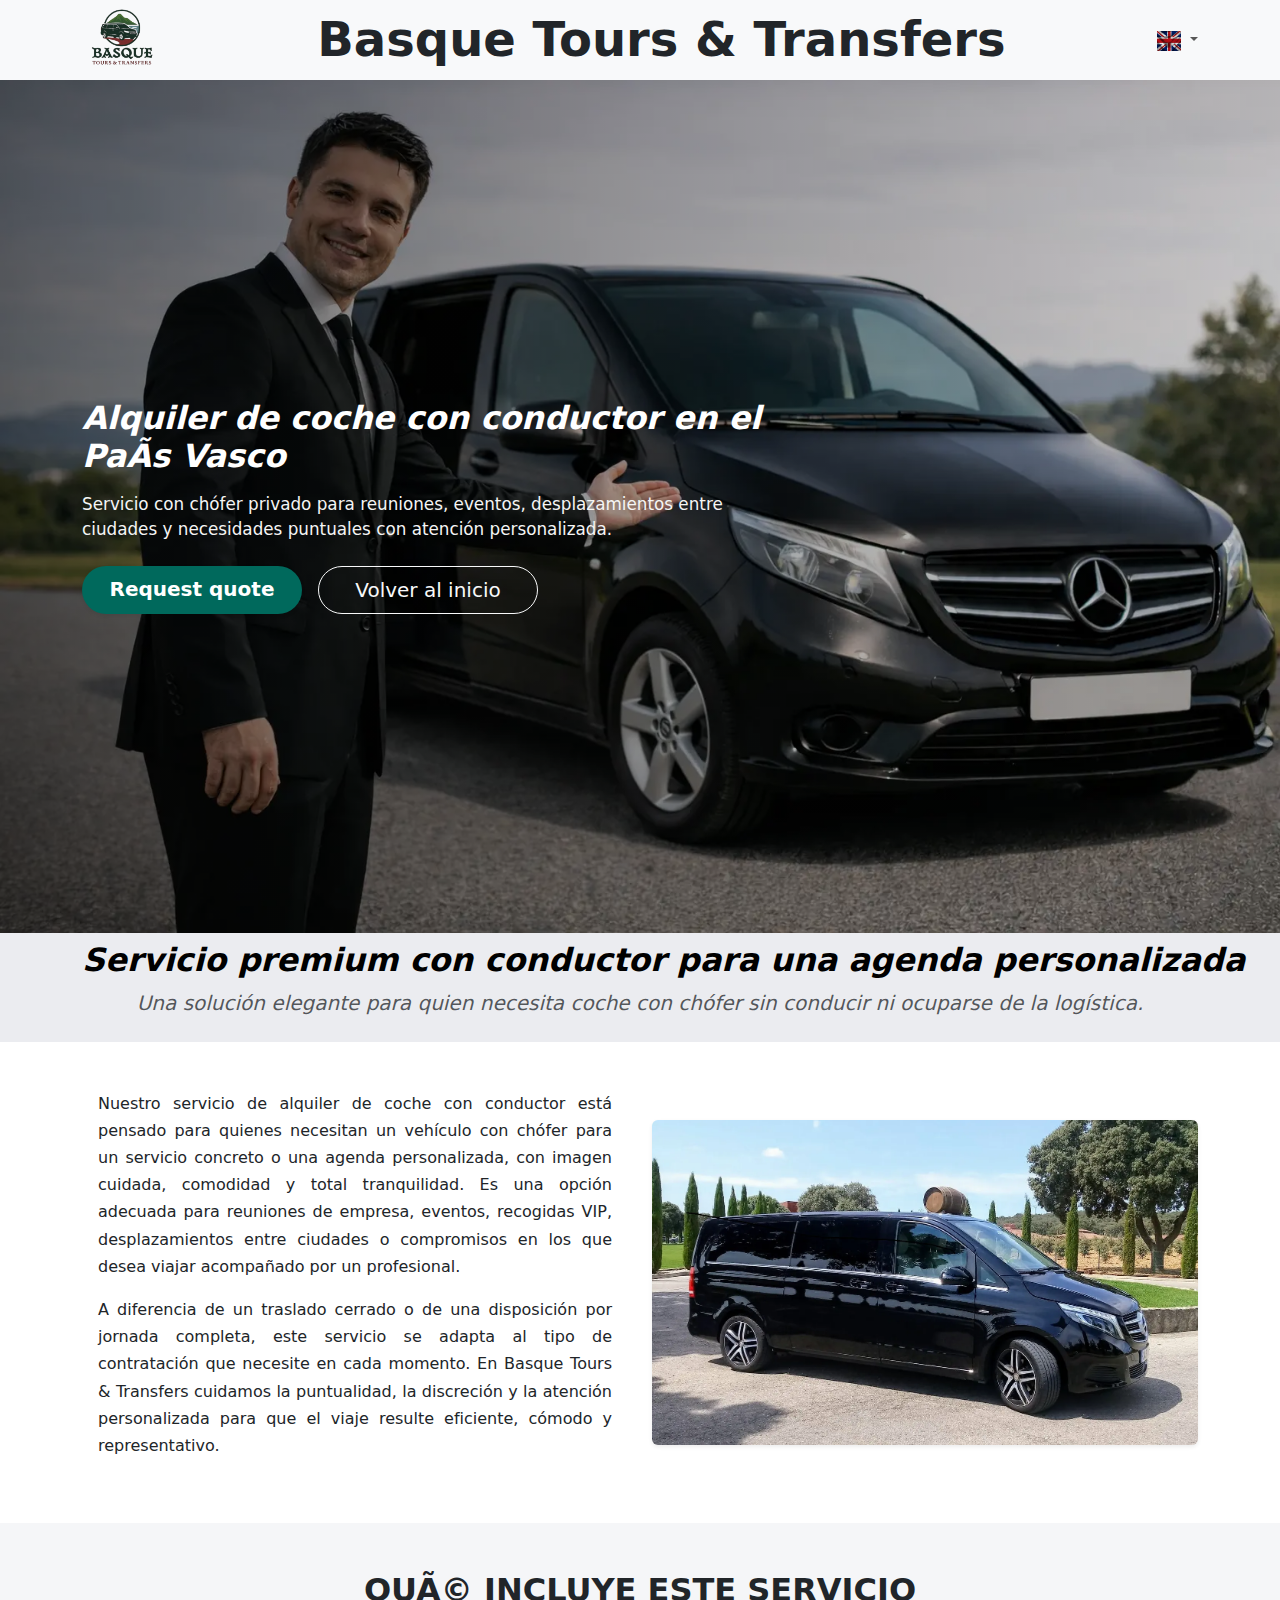
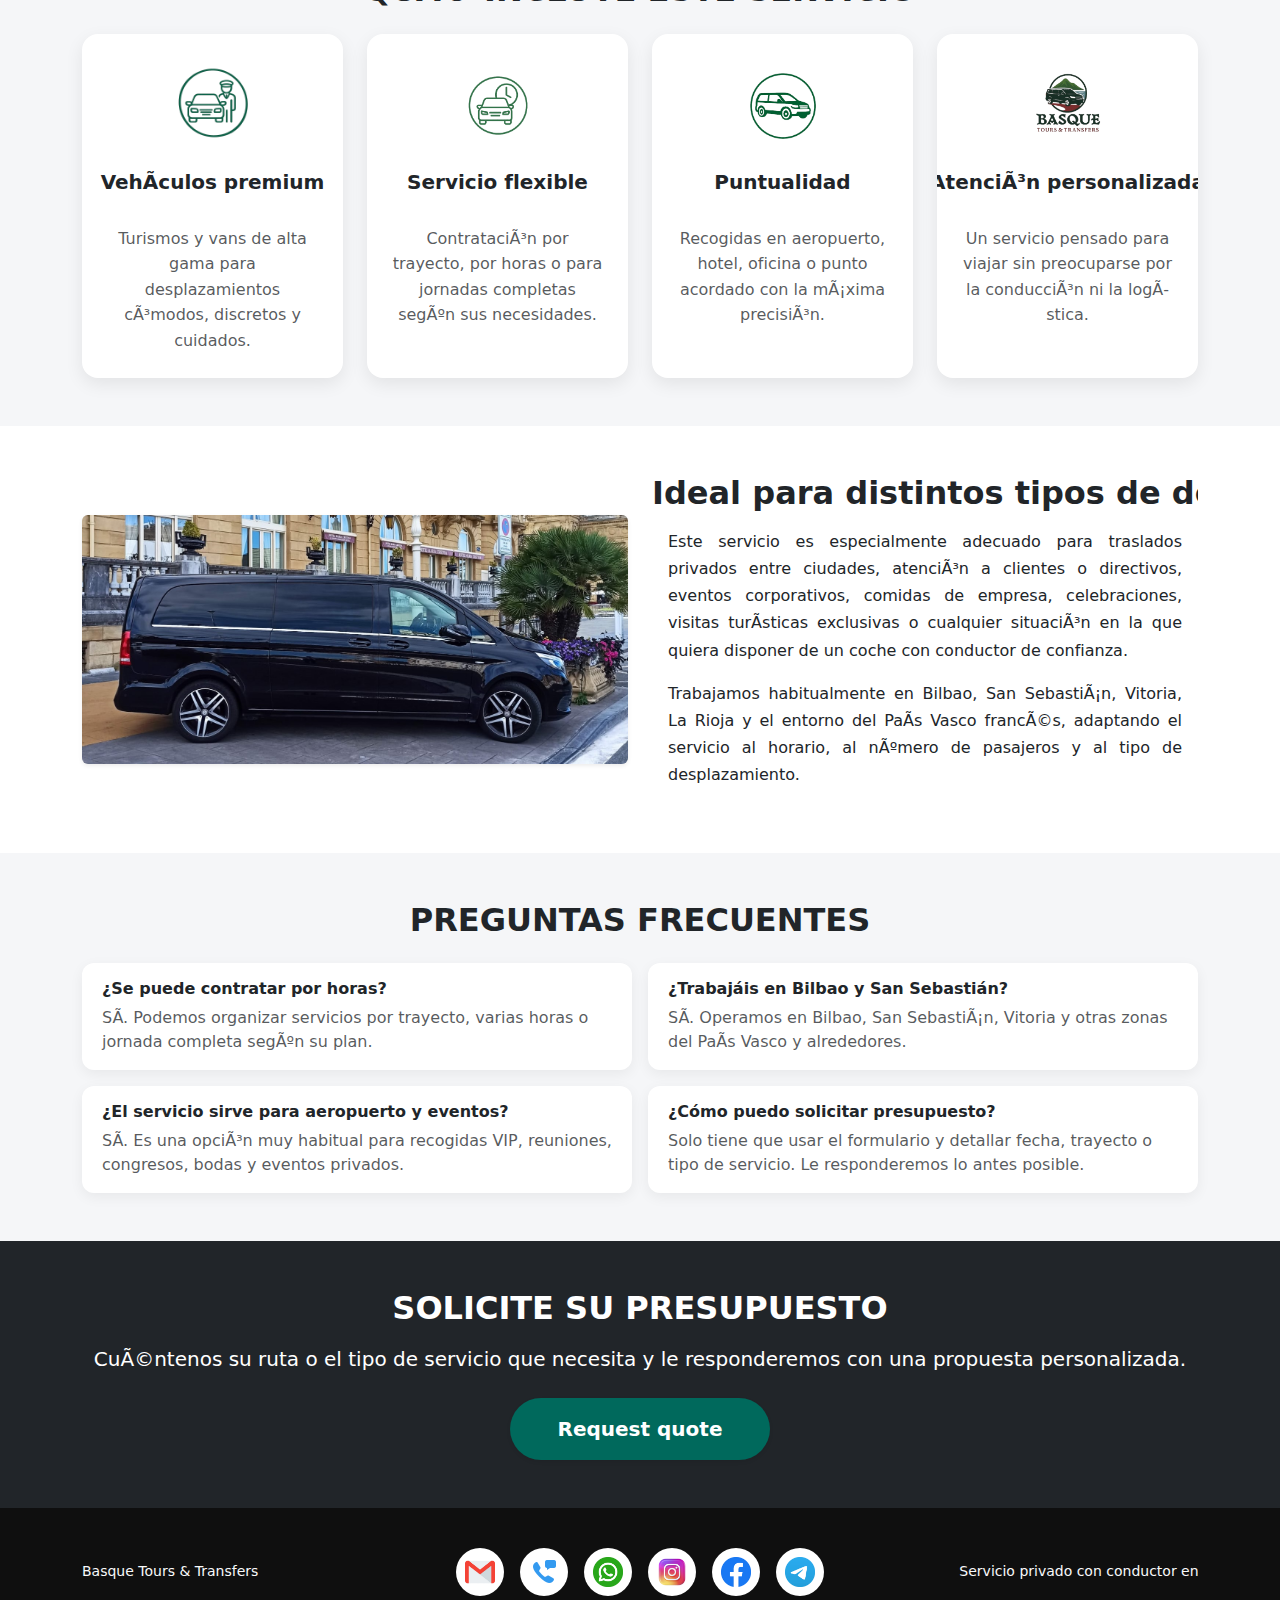
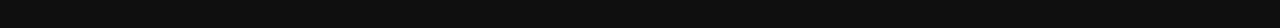
<file: docs/alquiler-coche-con-conductor.html>
﻿<!DOCTYPE html>
<html lang="es">
    <head>
        <meta charset="UTF-8" />
        <meta name="viewport" content="width=device-width, initial-scale=1" />
        <title>Alquiler de coche con conductor en PaÃ­s Vasco | Basque Tours & Transfers</title>
        <meta name="description" content="Servicio de alquiler de coche con conductor en el PaÃ­s Vasco para empresas, eventos, traslados al aeropuerto y jornadas completas con vehÃ­culos premium." />
        <link rel="canonical" href="https://basquetoursandtransfers.github.io/alquiler-coche-con-conductor.html" />
        <meta property="og:title" content="Alquiler de coche con conductor en PaÃ­s Vasco | Basque Tours & Transfers" />
        <meta property="og:description" content="VehÃ­culos premium con conductor profesional para traslados, eventos, reuniones y servicio por horas en el PaÃ­s Vasco." />
        <meta property="og:image" content="https://basquetoursandtransfers.github.io/resources/img/mercedesChofer.webp" />
        <meta property="og:url" content="https://basquetoursandtransfers.github.io/alquiler-coche-con-conductor.html" />
        <meta property="og:type" content="website" />
        <link href="https://cdn.jsdelivr.net/npm/bootstrap@5.3.2/dist/css/bootstrap.min.css" rel="stylesheet" />
        <link rel="icon" href="https://basquetoursandtransfers.github.io/resources/img/logoBTT.webp">
        <link rel="apple-touch-icon" href="https://basquetoursandtransfers.github.io/resources/img/logoBTT.webp">
        <link rel="stylesheet" href="resources/css/estilos.css" />
        <style>
            .hero-overlay {
                position: absolute;
                inset: 0;
                background: linear-gradient(90deg, rgba(0, 0, 0, 0.55), rgba(0, 0, 0, 0.2));
            }

            .hero-content {
                position: absolute;
                inset: 0;
                display: flex;
                align-items: center;
            }

            .hero-content .container {
                position: relative;
                z-index: 2;
            }

            .hero-title {
                color: #fff;
                font-size: 2rem;
                line-height: 1.2;
                max-width: 760px;
            }

            .hero-lead {
                color: #f5f5f5;
                max-width: 700px;
                font-size: 1.05rem;
            }

            .section-soft {
                background-color: #f5f6f8;
            }

            .feature-card {
                background: #fff;
                border-radius: 16px;
                box-shadow: 0 6px 18px rgba(0, 0, 0, 0.08);
                height: 100%;
                padding: 1.5rem;
                display: flex;
                flex-direction: column;
                align-items: center;
            }

            .feature-icon {
                width: 96px;
                height: 96px;
                display: flex;
                align-items: center;
                justify-content: center;
                margin: 0 auto 1rem;
            }

            .feature-icon img {
                width: 72px;
                height: 72px;
                object-fit: contain;
                display: block;
            }

            .feature-icon--wide img,
            .feature-icon--logo img {
                width: 84px;
                height: 84px;
            }

            .feature-card h3 {
                min-height: 3rem;
            }

            .feature-card p {
                margin-bottom: 0;
                line-height: 1.6;
                white-space: normal;
                overflow-wrap: anywhere;
            }

            .cta-inline a {
                min-width: 220px;
            }

            .faq-item {
                background: #fff;
                border-radius: 12px;
                padding: 1rem 1.25rem;
                box-shadow: 0 4px 14px rgba(0, 0, 0, 0.06);
            }

            @media (max-width: 576px) {
                .hero-title {
                    font-size: 1.45rem;
                }

                .hero-lead {
                    font-size: 0.95rem;
                }
            }
        </style>
        <script type="application/ld+json">
            {
            "@context": "https://schema.org",
            "@type": "Service",
            "name": "Alquiler de coche con conductor en PaÃ­s Vasco",
            "provider": {
            "@type": "LocalBusiness",
            "name": "Basque Tours & Transfers",
            "url": "https://basquetoursandtransfers.github.io/"
            },
            "areaServed": ["Bilbao", "San SebastiÃ¡n", "Vitoria", "La Rioja", "Biarritz", "PaÃ­s Vasco"],
            "serviceType": "Alquiler de coche con conductor",
            "url": "https://basquetoursandtransfers.github.io/alquiler-coche-con-conductor.html",
            "image": "https://basquetoursandtransfers.github.io/resources/img/mercedesChofer.webp",
            "description": "Servicio premium de coche con conductor para empresas, traslados privados, eventos y disposiciones por horas en el PaÃ­s Vasco."
            }
        </script>
    </head>
    <body>
        <header>
            <nav class="navbar navbar-light bg-light py-0">
                <div class="container">
                    <div class="d-flex align-items-center flex-shrink-0 me-1">
                        <a class="navbar-brand m-0" href="index.html">
                            <img src="resources/img/logoBTT.webp" alt="Logo Basque Tours & Transfers" class="img-fluid" />
                        </a>
                    </div>
                    <div class="text-center flex-grow-1">
                        <h5 class="fw-bold nav-h1 m-0" data-i18n="textoUno">Basque Tours & Transfers</h5>
                    </div>
                    <div class="d-flex align-items-center flex-shrink-0">
                        <ul class="navbar-nav">
                            <li class="nav-item dropdown">
                                <a class="nav-link dropdown-toggle" href="#" id="idiomaDropdown" role="button" data-bs-toggle="dropdown" aria-expanded="false">
                                    <img id="banderaActual" src="resources/img/banderaEsp.jpg" alt="Idioma" class="img-bandera" />
                                </a>
                                <ul class="dropdown-menu dropdown-menu-end" aria-labelledby="idiomaDropdown">
                                    <li><a class="dropdown-item lang-selector" href="#" data-lang="es"><img src="resources/img/banderaEsp.jpg" class="img-bandera" alt="EspaÃ±ol" title="EspaÃ±ol" /> EspaÃ±ol</a></li>
                                    <li><a class="dropdown-item lang-selector" href="#" data-lang="en"><img src="resources/img/banderaBrit.jpg" class="img-bandera" alt="English" title="English" /> English</a></li>
                                    <li><a class="dropdown-item lang-selector" href="#" data-lang="fr"><img src="resources/img/banderaFrancia.jpg" class="img-bandera" alt="FranÃ§ais" title="FranÃ§ais" /> FranÃ§ais</a></li>
                                    <li><a class="dropdown-item lang-selector" href="#" data-lang="ru"><img src="resources/img/banderaRusa.jpg" class="img-bandera" alt="Ð ÑƒÑÑÐºÐ¸Ð¹" title="Ð ÑƒÑÑÐºÐ¸Ð¹" /> Ð ÑƒÑÑÐºÐ¸Ð¹</a></li>
                                    <li><a class="dropdown-item lang-selector" href="#" data-lang="ja"><img src="resources/img/banderaJap.jpg" class="img-bandera" alt="æ—¥æœ¬èªž" title="æ—¥æœ¬èªž" /> æ—¥æœ¬èªž</a></li>
                                    <li><a class="dropdown-item lang-selector" href="#" data-lang="ar"><img src="resources/img/banderaArabiaSaudi.jpg" class="img-bandera" alt="Ø§Ù„Ø¹Ø±Ø¨ÙŠØ©" title="Ø§Ù„Ø¹Ø±Ø¨ÙŠØ©" /> Ø§Ù„Ø¹Ø±Ø¨ÙŠØ©</a></li>
                                    <li><a class="dropdown-item lang-selector" href="#" data-lang="zh"><img src="resources/img/banderaChina.jpg" class="img-bandera" alt="ä¸­æ–‡" title="ä¸­æ–‡" /> ä¸­æ–‡</a></li>
                                </ul>
                            </li>
                        </ul>
                    </div>
                </div>
            </nav>
        </header>

        <div class="image-wrapper position-relative">
            <img src="resources/img/mercedesChofer.webp" alt="Mercedes con conductor privado en el PaÃ­s Vasco" class="img-fluid w-100" />
            <div class="hero-overlay"></div>
            <div class="hero-content">
                <div class="container py-5">
                    <h1 class="hero-title fw-bold fst-italic" data-i18n="alquilerPaginaHeroTitulo">Alquiler de coche con conductor en el PaÃ­s Vasco</h1>
                    <p class="hero-lead mt-3 mb-4" data-i18n="alquilerPaginaHeroLead">
                        Servicio con chófer privado para reuniones, eventos, desplazamientos entre ciudades y necesidades puntuales con atención personalizada.
                    </p>
                    <div class="d-flex flex-wrap gap-3 cta-inline">
                        <a href="formulario.html" class="btn btn-success btn-lg px-4 py-2 fw-bold shadow-sm" style="background-color: #00695c; border: none; border-radius: 50px;" data-i18n="botonSolicitar">
                            Solicitar presupuesto
                        </a>
                        <a href="index.html#alquiler" class="btn btn-outline-light btn-lg px-4 py-2" style="border-radius: 50px;" data-i18n="alquilerPaginaVolverInicio">
                            Volver al inicio
                        </a>
                    </div>
                </div>
            </div>
        </div>

        <div class="text-below-image text-center text-black">
            <div class="container py-4">
                <h2 class="fw-bold fst-italic" data-i18n="alquilerPaginaIntroTitulo">Servicio premium con conductor para una agenda personalizada</h2>
                <p class="lead fst-italic text-muted" data-i18n="alquilerPaginaIntroLead">
                    Una solución elegante para quien necesita coche con chófer sin conducir ni ocuparse de la logística.
                </p>
            </div>
        </div>

        <section class="py-5 bg-white">
            <div class="container">
                <div class="row align-items-center g-4">
                    <div class="col-md-6">
                        <p class="bloque-texto-ajustado" data-i18n="alquilerPaginaTexto1">
                            Nuestro servicio de alquiler de coche con conductor está pensado para quienes necesitan un vehículo con chófer para un servicio concreto o una agenda personalizada, con imagen cuidada, comodidad y total tranquilidad. Es una opción adecuada para reuniones de empresa, eventos, recogidas VIP, desplazamientos entre ciudades o compromisos en los que desea viajar acompañado por un profesional.
                        </p>
                        <p class="bloque-texto-ajustado" data-i18n="alquilerPaginaTexto2">
                            A diferencia de un traslado cerrado o de una disposición por jornada completa, este servicio se adapta al tipo de contratación que necesite en cada momento. En Basque Tours & Transfers cuidamos la puntualidad, la discreción y la atención personalizada para que el viaje resulte eficiente, cómodo y representativo.
                        </p>
                    </div>
                    <div class="col-md-6">
                        <img src="resources/img/dispo6.webp" alt="Servicio privado de coche con conductor" class="img-fluid rounded shadow-sm" />
                    </div>
                </div>
            </div>
        </section>

        <section class="py-5 section-soft">
            <div class="container">
                <h2 class="text-uppercase text-center fw-bold mb-4" data-i18n="alquilerPaginaIncluye">QuÃ© incluye este servicio</h2>
                <div class="row g-4">
                    <div class="col-12 col-md-6 col-lg-3">
                        <div class="feature-card text-center">
                            <div class="feature-icon feature-icon--wide">
                                <img src="resources/img/iconCC_1.webp" alt="Icono coche con conductor" class="icon-servicio--cc" />
                            </div>
                            <h3 class="h5 fw-bold" data-i18n="alquilerPaginaCard1Titulo">VehÃ­culos premium</h3>
                            <p class="mb-0 text-muted" data-i18n="alquilerPaginaCard1Texto">Turismos y vans de alta gama para desplazamientos cÃ³modos, discretos y cuidados.</p>
                        </div>
                    </div>
                    <div class="col-12 col-md-6 col-lg-3">
                        <div class="feature-card text-center">
                            <div class="feature-icon">
                                <img src="resources/img/iconDispo.png" alt="Icono disposiciÃ³n" />
                            </div>
                            <h3 class="h5 fw-bold" data-i18n="alquilerPaginaCard2Titulo">Servicio flexible</h3>
                            <p class="mb-0 text-muted" data-i18n="alquilerPaginaCard2Texto">ContrataciÃ³n por trayecto, por horas o para jornadas completas segÃºn sus necesidades.</p>
                        </div>
                    </div>
                    <div class="col-12 col-md-6 col-lg-3">
                        <div class="feature-card text-center">
                            <div class="feature-icon">
                                <img src="resources/img/iconT.png" alt="Icono traslados" />
                            </div>
                            <h3 class="h5 fw-bold" data-i18n="alquilerPaginaCard3Titulo">Puntualidad</h3>
                            <p class="mb-0 text-muted" data-i18n="alquilerPaginaCard3Texto">Recogidas en aeropuerto, hotel, oficina o punto acordado con la mÃ¡xima precisiÃ³n.</p>
                        </div>
                    </div>
                    <div class="col-12 col-md-6 col-lg-3">
                        <div class="feature-card text-center">
                            <div class="feature-icon feature-icon--logo">
                                <img src="resources/img/logoBTT.webp" alt="Basque Tours & Transfers" />
                            </div>
                            <h3 class="h5 fw-bold" data-i18n="alquilerPaginaCard4Titulo">AtenciÃ³n personalizada</h3>
                            <p class="mb-0 text-muted" data-i18n="alquilerPaginaCard4Texto">Un servicio pensado para viajar sin preocuparse por la conducciÃ³n ni la logÃ­stica.</p>
                        </div>
                    </div>
                </div>
            </div>
        </section>

        <section class="py-5 bg-white">
            <div class="container">
                <div class="row align-items-center g-4">
                    <div class="col-md-6 order-2 order-md-1">
                        <img src="resources/img/coche1a.jpg" alt="VehÃ­culo de alta gama con conductor" class="img-fluid rounded shadow-sm" />
                    </div>
                    <div class="col-md-6 order-1 order-md-2">
                        <h2 class="fw-bold text-center mb-3" data-i18n="alquilerPaginaIdealTitulo">Ideal para distintos tipos de desplazamiento</h2>
                        <p class="bloque-texto-ajustado" data-i18n="alquilerPaginaIdealTexto1">
                            Este servicio es especialmente adecuado para traslados privados entre ciudades, atenciÃ³n a clientes o directivos, eventos corporativos, comidas de empresa, celebraciones, visitas turÃ­sticas exclusivas o cualquier situaciÃ³n en la que quiera disponer de un coche con conductor de confianza.
                        </p>
                        <p class="bloque-texto-ajustado" data-i18n="alquilerPaginaIdealTexto2">
                            Trabajamos habitualmente en Bilbao, San SebastiÃ¡n, Vitoria, La Rioja y el entorno del PaÃ­s Vasco francÃ©s, adaptando el servicio al horario, al nÃºmero de pasajeros y al tipo de desplazamiento.
                        </p>
                    </div>
                </div>
            </div>
        </section>

        <section class="py-5 section-soft">
            <div class="container">
                <h2 class="text-uppercase text-center fw-bold mb-4" data-i18n="alquilerPaginaFaqTitulo">Preguntas frecuentes</h2>
                <div class="row g-3">
                    <div class="col-12 col-md-6">
                        <div class="faq-item">
                            <h3 class="h6 fw-bold" data-i18n="alquilerPaginaFaq1Q">&iquest;Se puede contratar por horas?</h3>
                            <p class="mb-0 text-muted" data-i18n="alquilerPaginaFaq1A">SÃ­. Podemos organizar servicios por trayecto, varias horas o jornada completa segÃºn su plan.</p>
                        </div>
                    </div>
                    <div class="col-12 col-md-6">
                        <div class="faq-item">
                            <h3 class="h6 fw-bold" data-i18n="alquilerPaginaFaq2Q">&iquest;Trabaj&aacute;is en Bilbao y San Sebasti&aacute;n?</h3>
                            <p class="mb-0 text-muted" data-i18n="alquilerPaginaFaq2A">SÃ­. Operamos en Bilbao, San SebastiÃ¡n, Vitoria y otras zonas del PaÃ­s Vasco y alrededores.</p>
                        </div>
                    </div>
                    <div class="col-12 col-md-6">
                        <div class="faq-item">
                            <h3 class="h6 fw-bold" data-i18n="alquilerPaginaFaq3Q">&iquest;El servicio sirve para aeropuerto y eventos?</h3>
                            <p class="mb-0 text-muted" data-i18n="alquilerPaginaFaq3A">SÃ­. Es una opciÃ³n muy habitual para recogidas VIP, reuniones, congresos, bodas y eventos privados.</p>
                        </div>
                    </div>
                    <div class="col-12 col-md-6">
                        <div class="faq-item">
                            <h3 class="h6 fw-bold" data-i18n="alquilerPaginaFaq4Q">&iquest;C&oacute;mo puedo solicitar presupuesto?</h3>
                            <p class="mb-0 text-muted" data-i18n="alquilerPaginaFaq4A">Solo tiene que usar el formulario y detallar fecha, trayecto o tipo de servicio. Le responderemos lo antes posible.</p>
                        </div>
                    </div>
                </div>
            </div>
        </section>

        <section class="bg-dark text-white py-5 text-center">
            <div class="container">
                <h2 class="fw-bold text-uppercase mb-3" data-i18n="alquilerPaginaCtaTitulo">Solicite su presupuesto</h2>
                <p class="lead mb-4" data-i18n="alquilerPaginaCtaTexto">CuÃ©ntenos su ruta o el tipo de servicio que necesita y le responderemos con una propuesta personalizada.</p>
                <a href="formulario.html" class="btn btn-success btn-lg px-5 py-3 fw-bold shadow-sm" style="background-color: #00695c; border: none; border-radius: 50px;" data-i18n="botonSolicitar">
                    Solicitar presupuesto
                </a>
            </div>
        </section>

        <footer class="footer-premium py-4 mt-auto">
            <div class="container">
                <div class="d-flex flex-column flex-md-row justify-content-between align-items-center gap-3 mt-3 mb-2">
                    <p class="text-light small mb-0 text-center text-md-start flex-grow-1" data-i18n="textoUno">
                        Basque Tours & Transfers
                    </p>
                    <div class="d-flex flex-wrap justify-content-center gap-3 flex-grow-1">
                        <a href="mailto:basquetoursandtransfers@gmail.com" target="_blank" class="btn btn-sm rounded-circle p-2 bg-white" title="Correo" aria-label="Enviar email a Basque Tours & Transfers">
                            <img src="resources/img/gmail_icono.png" alt="Correo" width="30" />
                        </a>
                        <a href="tel:+34602026725" target="_blank" class="btn btn-sm rounded-circle p-2 bg-white" title="TelÃ©fono" aria-label="Llamar a Basque Tours & Transfers">
                            <img src="resources/img/telefAzul.png" alt="TelÃ©fono" width="30" />
                        </a>
                        <a href="https://wa.me/34602026725?text=Hola%2C%20me%20gustar%C3%ADa%20saber%20informaci%C3%B3n%20sobre%20alquiler%20de%20coche%20con%20conductor." target="_blank" class="btn btn-sm rounded-circle p-2 bg-white" title="WhatsApp" aria-label="Contactar por WhatsApp con Basque Tours & Transfers">
                            <img src="resources/img/whatsapp_icono.png" alt="WhatsApp" width="30" />
                        </a>
                        <a href="https://www.instagram.com/basque_tours_and_transfers/" target="_blank" class="btn btn-sm rounded-circle p-2 bg-white" title="Instagram" aria-label="Instagram Basque Tours & Transfers">
                            <img src="resources/img/instag.png" alt="Instagram" width="30" />
                        </a>
                        <a href="https://www.facebook.com/basquetoursandtransfers" target="_blank" class="btn btn-sm rounded-circle p-2 bg-white" title="Facebook" aria-label="Facebook Basque Tours & Transfers">
                            <img src="resources/img/facebook_icono.png" alt="Facebook" width="30" />
                        </a>
                        <a href="https://t.me/basquetoursandtransfers" target="_blank" class="btn btn-sm rounded-circle p-2 bg-white" title="Telegram" aria-label="Telegram Basque Tours & Transfers">
                            <img src="resources/img/telegram_icono.png" alt="Telegram" width="30" />
                        </a>
                    </div>
                    <p class="text-light small mb-0 text-center text-md-end flex-grow-1" data-i18n="alquilerPaginaFooter">
                        Servicio privado con conductor en el PaÃ­s Vasco
                    </p>
                </div>
            </div>
        </footer>

        <button id="btnScrollTop" aria-label="Volver arriba">&#8593;</button>
        <script src="https://cdn.jsdelivr.net/npm/bootstrap@5.3.2/dist/js/bootstrap.bundle.min.js"></script>
        <script src="resources/js/idioma.js"></script>
        <script src="resources/js/scrollTop.js"></script>

    </body>
</html>
</file>
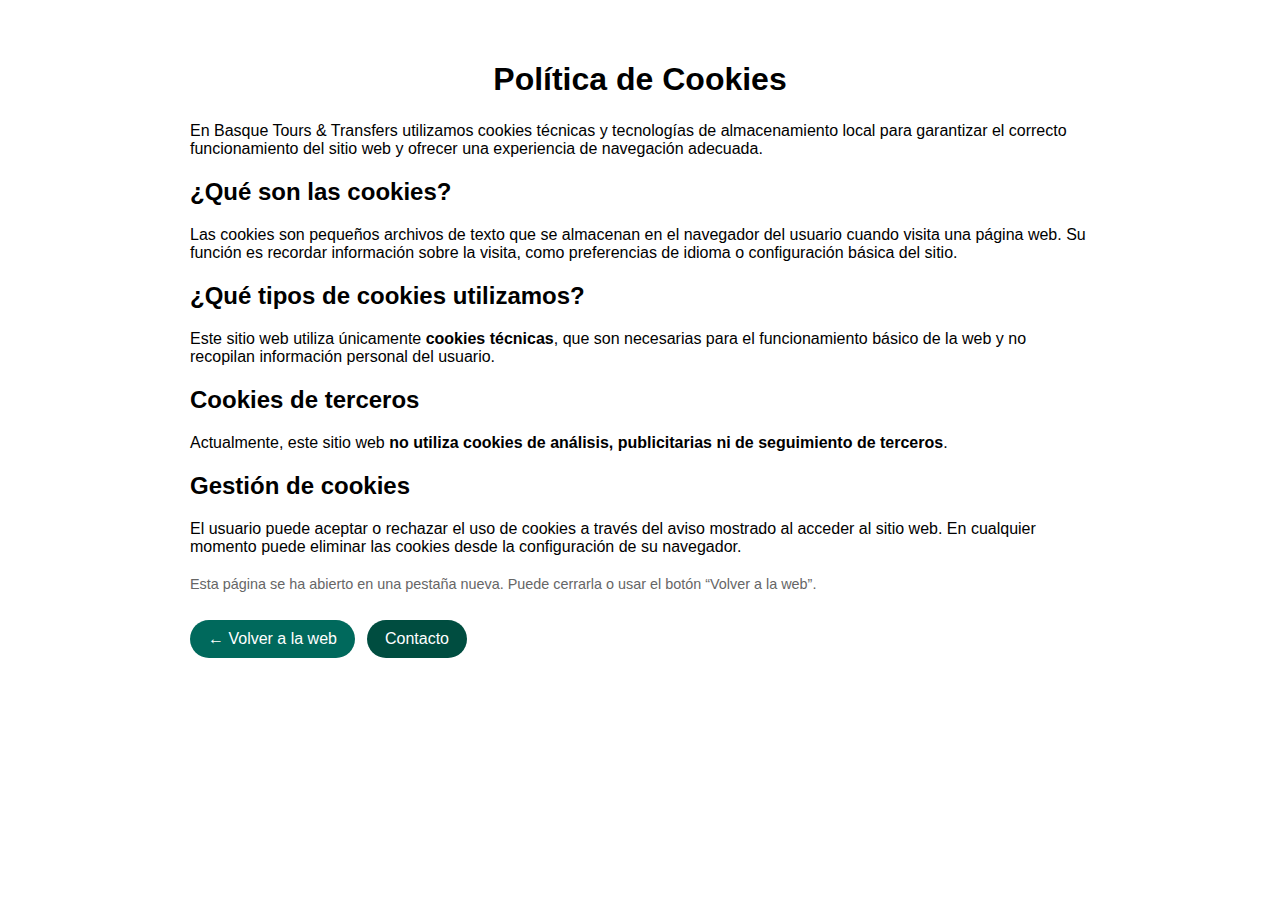
<file: docs/cookies.html>
<!DOCTYPE html>
<html lang="es">
<head>
  <meta charset="UTF-8" />
  <meta name="viewport" content="width=device-width, initial-scale=1" />
  <title>Política de Cookies | Basque Tours & Transfers</title>
</head>

<body style="font-family: Arial, sans-serif; padding: 40px; max-width: 900px; margin: auto;">

  <h1 style="text-align:center; margin-bottom: 24px;">Política de Cookies</h1>

  <p>
    En Basque Tours & Transfers utilizamos cookies técnicas y tecnologías de almacenamiento local
    para garantizar el correcto funcionamiento del sitio web y ofrecer una experiencia de navegación adecuada.
  </p>

  <h2>¿Qué son las cookies?</h2>
  <p>
    Las cookies son pequeños archivos de texto que se almacenan en el navegador del usuario
    cuando visita una página web. Su función es recordar información sobre la visita,
    como preferencias de idioma o configuración básica del sitio.
  </p>

  <h2>¿Qué tipos de cookies utilizamos?</h2>
  <p>
    Este sitio web utiliza únicamente <strong>cookies técnicas</strong>, que son necesarias
    para el funcionamiento básico de la web y no recopilan información personal del usuario.
  </p>

  <h2>Cookies de terceros</h2>
  <p>
    Actualmente, este sitio web <strong>no utiliza cookies de análisis, publicitarias ni de seguimiento
    de terceros</strong>.
  </p>

  <h2>Gestión de cookies</h2>
  <p>
    El usuario puede aceptar o rechazar el uso de cookies a través del aviso mostrado al acceder
    al sitio web. En cualquier momento puede eliminar las cookies desde la configuración de su navegador.
  </p>

  <p style="margin-top: 20px; color: #666; font-size: 0.9rem;">
    Esta página se ha abierto en una pestaña nueva. Puede cerrarla o usar el botón “Volver a la web”.
  </p>

  <!-- Botones abajo (coherentes) -->
  <div style="margin-top: 28px; display:flex; gap:12px; flex-wrap:wrap;">
    <a href="index.html"
       style="background-color:#00695c; border:none; padding:10px 18px; border-radius:25px; text-decoration:none; color:white;">
      ← Volver a la web
    </a>

    <a href="formulario.html"
       style="background-color:#004d40; border:none; padding:10px 18px; border-radius:25px; text-decoration:none; color:white;">
      Contacto
    </a>
  </div>

</body>
</html>
</file>
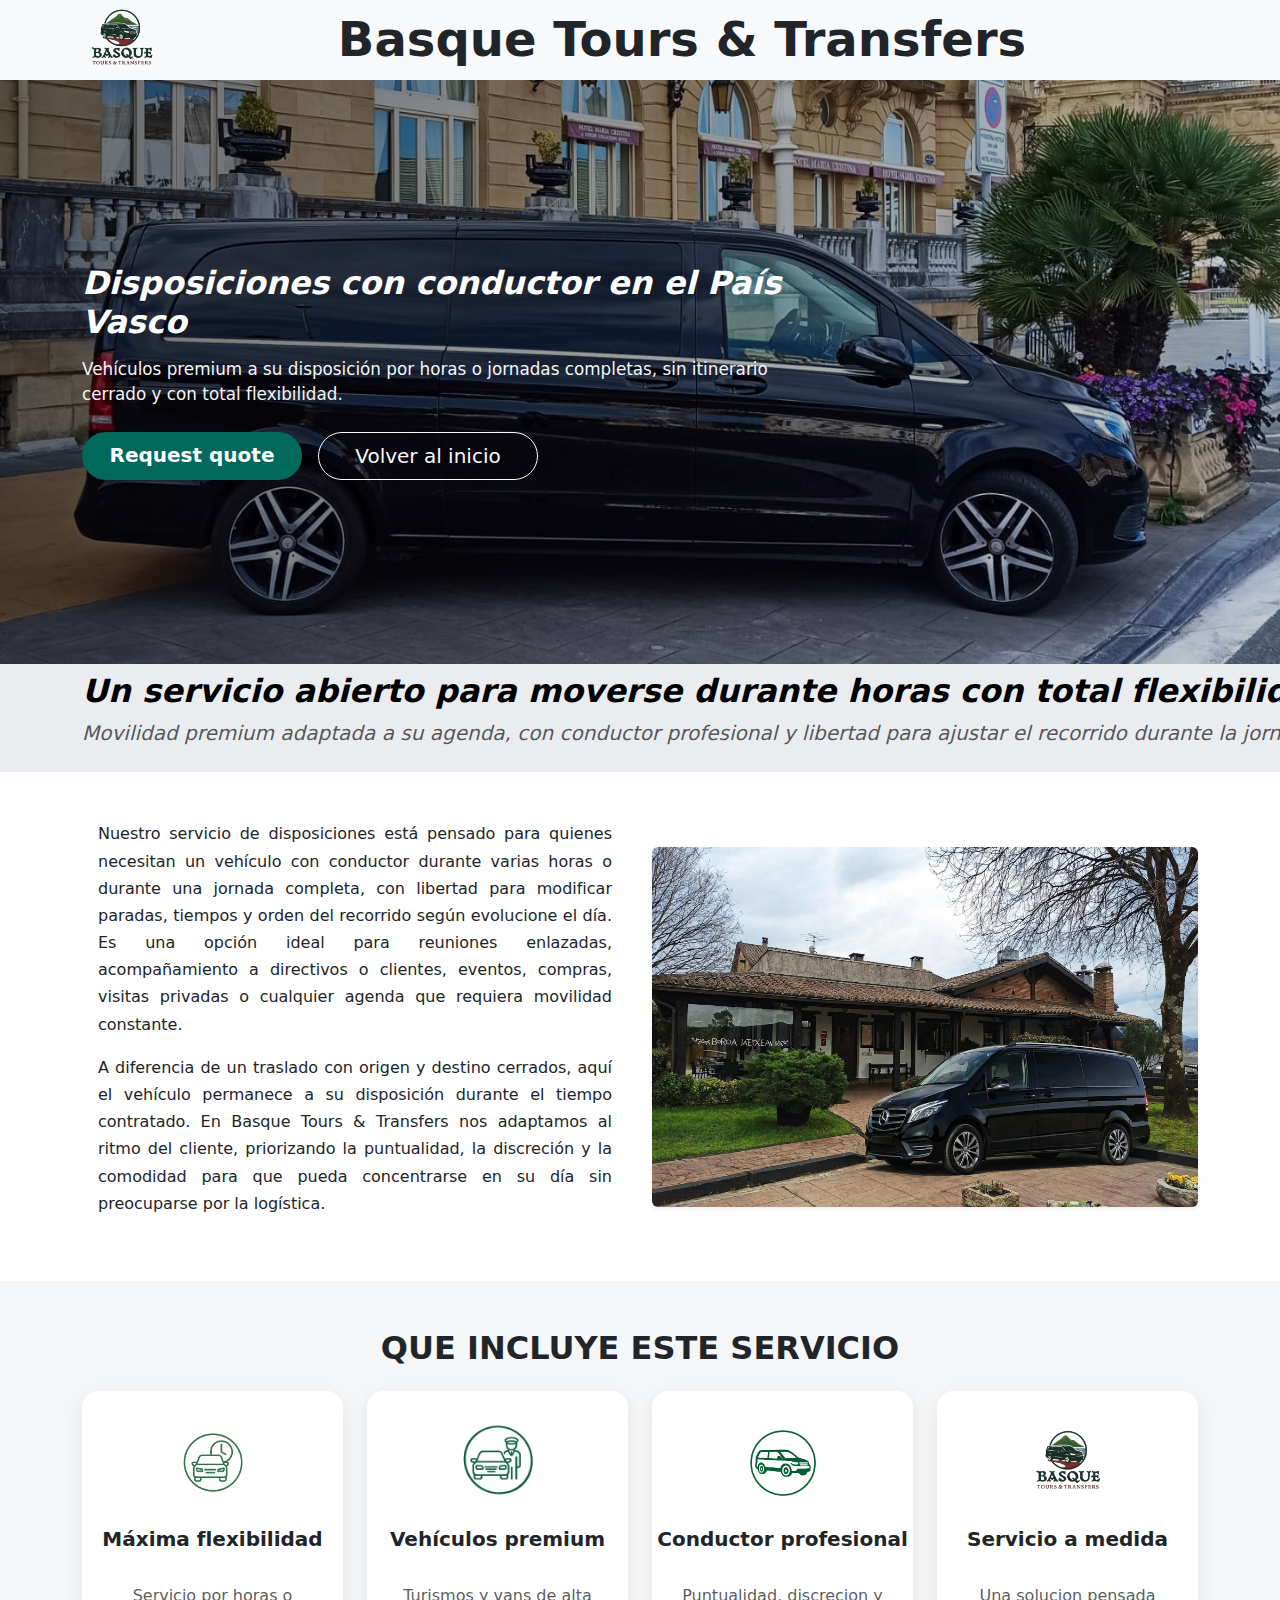
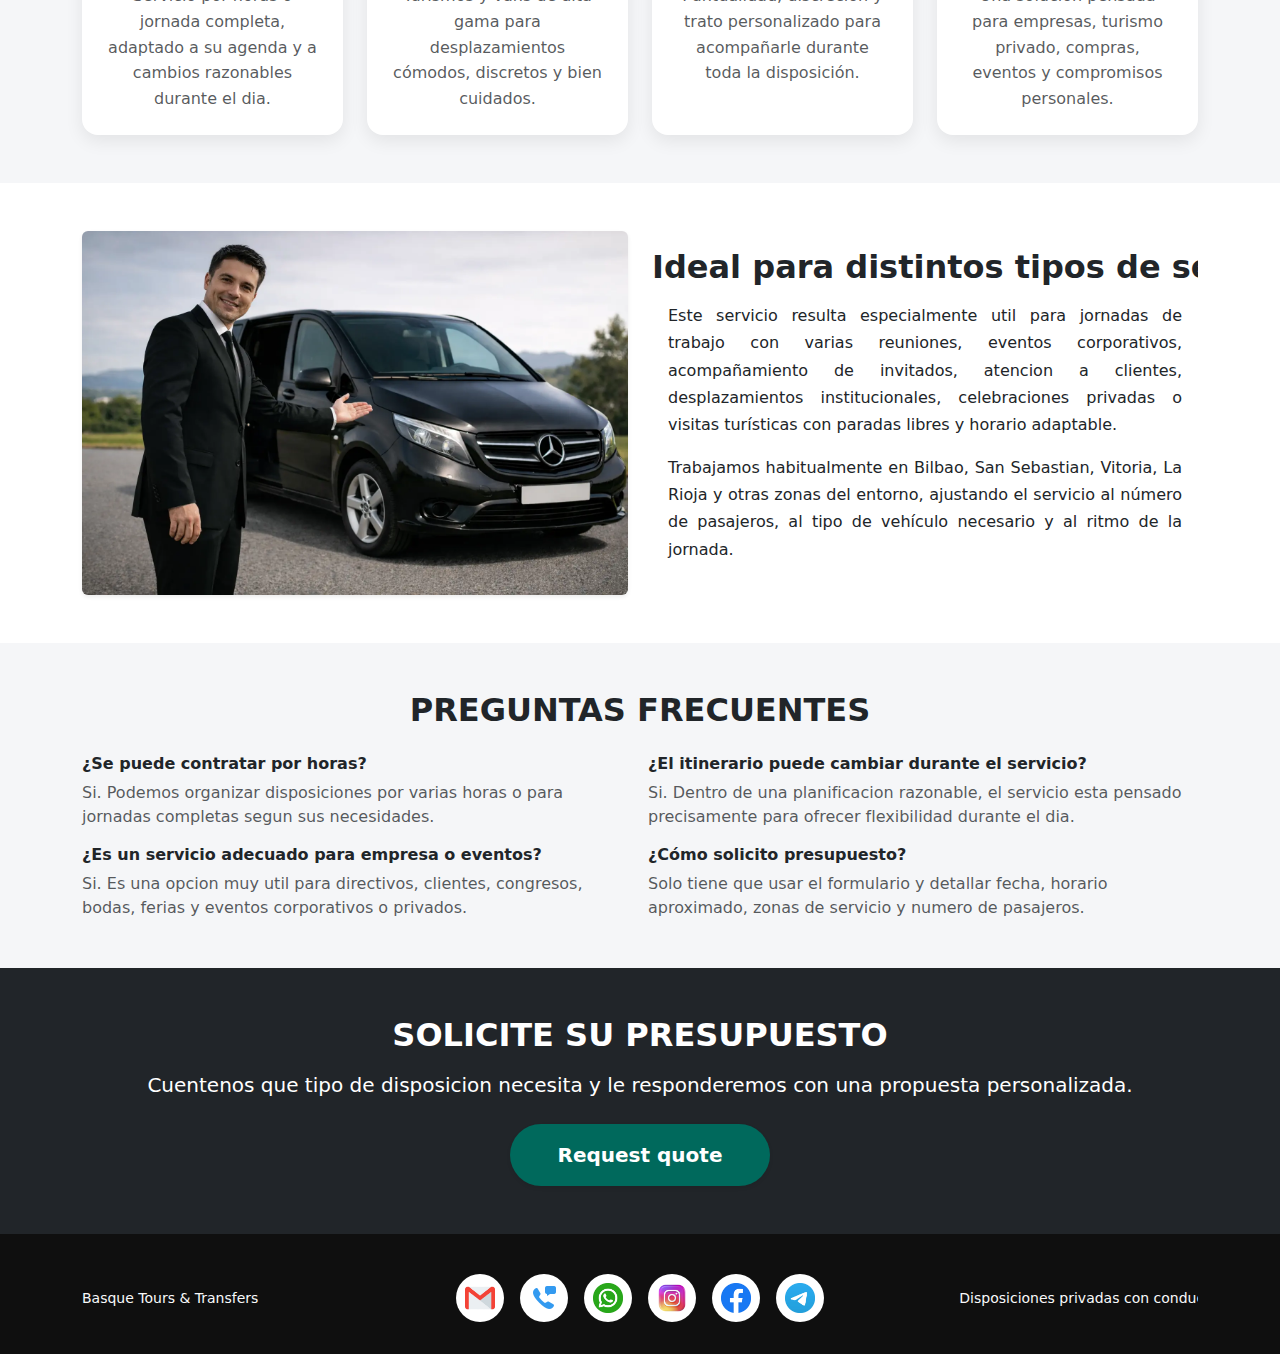
<file: docs/disposiciones.html>
﻿<!DOCTYPE html>
<html lang="es">
    <head>
        <meta charset="UTF-8" />
        <meta name="viewport" content="width=device-width, initial-scale=1" />
        <title>Disposiciones con conductor en País Vasco | Basque Tours & Transfers</title>
        <meta name="description" content="Servicio de disposiciones con conductor en el Pais Vasco por horas o jornadas completas, con vehiculos premium y atencion personalizada." />
        <link rel="canonical" href="https://basquetoursandtransfers.github.io/disposiciones.html" />
        <meta property="og:title" content="Disposiciones con conductor en Pais Vasco | Basque Tours & Transfers" />
        <meta property="og:description" content="Vehiculos premium con conductor a su disposicion para empresas, eventos, reuniones, visitas y servicio por horas en el Pais Vasco." />
        <meta property="og:image" content="https://basquetoursandtransfers.github.io/resources/img/coche1a.jpg" />
        <meta property="og:url" content="https://basquetoursandtransfers.github.io/disposiciones.html" />
        <meta property="og:type" content="website" />
        <link href="https://cdn.jsdelivr.net/npm/bootstrap@5.3.2/dist/css/bootstrap.min.css" rel="stylesheet" />
        <link rel="icon" href="https://basquetoursandtransfers.github.io/resources/img/logoBTT.webp">
        <link rel="apple-touch-icon" href="https://basquetoursandtransfers.github.io/resources/img/logoBTT.webp">
        <link rel="stylesheet" href="resources/css/estilos.css" />
        <style>
            .hero-overlay {
                position: absolute;
                inset: 0;
                background: linear-gradient(90deg, rgba(0, 0, 0, 0.56), rgba(0, 0, 0, 0.18));
            }

            .hero-content {
                position: absolute;
                inset: 0;
                display: flex;
                align-items: center;
            }

            .hero-content .container {
                position: relative;
                z-index: 2;
            }

            .hero-title {
                color: #fff;
                font-size: 2rem;
                line-height: 1.2;
                max-width: 760px;
            }

            .hero-lead {
                color: #f5f5f5;
                max-width: 700px;
                font-size: 1.05rem;
            }

            .section-soft {
                background-color: #f5f6f8;
            }

            .feature-card {
                background: #fff;
                border-radius: 16px;
                box-shadow: 0 6px 18px rgba(0, 0, 0, 0.08);
                height: 100%;
                padding: 1.5rem;
                display: flex;
                flex-direction: column;
                align-items: center;
            }

            .feature-icon {
                width: 96px;
                height: 96px;
                display: flex;
                align-items: center;
                justify-content: center;
                margin: 0 auto 1rem;
            }

            .feature-icon img {
                width: 72px;
                height: 72px;
                object-fit: contain;
                display: block;
            }

            .feature-icon--wide img,
            .feature-icon--logo img {
                width: 84px;
                height: 84px;
            }

            .feature-card h3 {
                min-height: 3rem;
            }

            .feature-card p {
                margin-bottom: 0;
                line-height: 1.6;
                white-space: normal;
                overflow-wrap: anywhere;
            }

            .cta-inline a {
                min-width: 220px;
            }



            @media (max-width: 576px) {
                .hero-title {
                    font-size: 1.45rem;
                }

                .hero-lead {
                    font-size: 0.95rem;
                }
            }
            /*
             .imagen-bloque-servicio {
                 width: 100%;
                 height: 360px;
                 object-fit: cover;
                 object-position: center 85%;
                 display: block;
             }
            */
               .imagen-bloque-servicio {
                width: 100%;
                height: 360px;
                object-fit: cover;
                object-position: center;
                display: block;
            }
        </style>
    </head>
    <body>
        <header>
            <nav class="navbar navbar-light bg-light py-0">
                <div class="container">
                    <div class="d-flex align-items-center flex-shrink-0 me-1">
                        <a class="navbar-brand m-0" href="index.html">
                            <img src="resources/img/logoBTT.webp" alt="Logo Basque Tours & Transfers" class="img-fluid" />
                        </a>
                    </div>
                    <div class="text-center flex-grow-1">
                        <h5 class="fw-bold nav-h1 m-0" data-i18n="textoUno">Basque Tours & Transfers</h5>
                    </div>
                </div>
            </nav>
        </header>

        <div class="image-wrapper position-relative">
            <img src="resources/img/coche1a.jpg" alt="Vehículo con conductor a disposición en el País Vasco" class="img-fluid w-100" />
            <div class="hero-overlay"></div>
            <div class="hero-content">
                <div class="container py-5">
                    <h1 class="hero-title fw-bold fst-italic" data-i18n="disposicionesPaginaHeroTitulo">Disposiciones con conductor en el País Vasco</h1>
                    <p class="hero-lead mt-3 mb-4" data-i18n="disposicionesPaginaHeroLead">
                        Vehículos premium a su disposición por horas o jornadas completas, sin itinerario cerrado y con total flexibilidad.
                    </p>
                    <div class="d-flex flex-wrap gap-3 cta-inline">
                        <a href="formulario.html" class="btn btn-success btn-lg px-4 py-2 fw-bold shadow-sm" style="background-color: #00695c; border: none; border-radius: 50px;" data-i18n="botonSolicitar">
                            Solicitar presupuesto
                        </a>
                        <a href="index.html#disposiciones" class="btn btn-outline-light btn-lg px-4 py-2" style="border-radius: 50px;" data-i18n="disposicionesPaginaVolverInicio">
                            Volver al inicio
                        </a>
                    </div>
                </div>
            </div>
        </div>

        <div class="text-below-image text-center text-black">
            <div class="container py-4">
                <h2 class="fw-bold fst-italic" data-i18n="disposicionesPaginaIntroTitulo">Un servicio abierto para moverse durante horas con total flexibilidad</h2>
                <p class="lead fst-italic text-muted" data-i18n="disposicionesPaginaIntroLead">
                    Movilidad premium adaptada a su agenda, con conductor profesional y libertad para ajustar el recorrido durante la jornada.
                </p>
            </div>
        </div>

        <section class="py-5 bg-white">
            <div class="container">
                <div class="row align-items-center g-4">
                    <div class="col-md-6">
                        <p class="bloque-texto-ajustado" data-i18n="disposicionesPaginaTexto1">
                            Nuestro servicio de disposiciones está pensado para quienes necesitan un vehículo con conductor durante varias horas o durante una jornada completa, con libertad para modificar paradas, tiempos y orden del recorrido según evolucione el día. Es una opción ideal para reuniones enlazadas, acompañamiento a directivos o clientes, eventos, compras, visitas privadas o cualquier agenda que requiera movilidad constante.
                        </p>
                        <p class="bloque-texto-ajustado" data-i18n="disposicionesPaginaTexto2">
                            A diferencia de un traslado con origen y destino cerrados, aquí el vehículo permanece a su disposición durante el tiempo contratado. En Basque Tours & Transfers nos adaptamos al ritmo del cliente, priorizando la puntualidad, la discreción y la comodidad para que pueda concentrarse en su día sin preocuparse por la logística.
                        </p>
                    </div>
                    <div class="col-md-6">
                        <img src="resources/img/imgBoroa.webp" alt="Servicio de disposicion con conductor privado" class="img-fluid rounded shadow-sm imagen-bloque-servicio"  />
                    </div>
                </div>
            </div>
        </section>

        <section class="py-5 section-soft">
            <div class="container">
                <h2 class="text-uppercase text-center fw-bold mb-4" data-i18n="disposicionesPaginaIncluye">Que incluye este servicio</h2>
                <div class="row g-4">
                    <div class="col-12 col-md-6 col-lg-3">
                        <div class="feature-card text-center">
                            <div class="feature-icon">
                                <img src="resources/img/iconDispo.png" alt="Icono flexibilidad" />
                            </div>
                            <h3 class="h5 fw-bold" data-i18n="disposicionesPaginaCard1Titulo">Máxima flexibilidad</h3>
                            <p class="text-muted" data-i18n="disposicionesPaginaCard1Texto">Servicio por horas o jornada completa, adaptado a su agenda y a cambios razonables durante el dia.</p>
                        </div>
                    </div>
                    <div class="col-12 col-md-6 col-lg-3">
                        <div class="feature-card text-center">
                            <div class="feature-icon feature-icon--wide">
                                <img src="resources/img/iconCC_1.webp" alt="Icono vehiculo premium" class="icon-servicio--cc" />
                            </div>
                            <h3 class="h5 fw-bold" data-i18n="disposicionesPaginaCard2Titulo">Vehículos premium</h3>
                            <p class="text-muted" data-i18n="disposicionesPaginaCard2Texto">Turismos y vans de alta gama para desplazamientos cómodos, discretos y bien cuidados.</p>
                        </div>
                    </div>
                    <div class="col-12 col-md-6 col-lg-3">
                        <div class="feature-card text-center">
                            <div class="feature-icon">
                                <img src="resources/img/iconT.png" alt="Icono conductor profesional" />
                            </div>
                            <h3 class="h5 fw-bold" data-i18n="disposicionesPaginaCard3Titulo">Conductor profesional</h3>
                            <p class="text-muted" data-i18n="disposicionesPaginaCard3Texto">Puntualidad, discrecion y trato personalizado para acompañarle durante toda la disposición.</p>
                        </div>
                    </div>
                    <div class="col-12 col-md-6 col-lg-3">
                        <div class="feature-card text-center">
                            <div class="feature-icon feature-icon--logo">
                                <img src="resources/img/logoBTT.webp" alt="Basque Tours & Transfers" />
                            </div>
                            <h3 class="h5 fw-bold" data-i18n="disposicionesPaginaCard4Titulo">Servicio a medida</h3>
                            <p class="text-muted" data-i18n="disposicionesPaginaCard4Texto">Una solucion pensada para empresas, turismo privado, compras, eventos y compromisos personales.</p>
                        </div>
                    </div>
                </div>
            </div>
        </section>

        <section class="py-5 bg-white">
            <div class="container">
                <div class="row align-items-center g-4">
                    <div class="col-md-6 order-2 order-md-1">
                        <img src="resources/img/mercedesChofer.webp" alt="Vehiculo premium con conductor a disposicion" class="img-fluid rounded shadow-sm" />
                    </div>
                    <div class="col-md-6 order-1 order-md-2">
                        <h2 class="fw-bold text-center mb-3" data-i18n="disposicionesPaginaIdealTitulo">Ideal para distintos tipos de servicio</h2>
                        <p class="bloque-texto-ajustado" data-i18n="disposicionesPaginaIdealTexto1">
                            Este servicio resulta especialmente util para jornadas de trabajo con varias reuniones, eventos corporativos, acompañamiento de invitados, atencion a clientes, desplazamientos institucionales, celebraciones privadas o visitas turísticas con paradas libres y horario adaptable.
                        </p>
                        <p class="bloque-texto-ajustado" data-i18n="disposicionesPaginaIdealTexto2">
                            Trabajamos habitualmente en Bilbao, San Sebastian, Vitoria, La Rioja y otras zonas del entorno, ajustando el servicio al número de pasajeros, al tipo de vehículo necesario y al ritmo de la jornada.
                        </p>
                    </div>
                </div>
            </div>
        </section>

        <section class="py-5 section-soft">
            <div class="container">
                <h2 class="text-uppercase text-center fw-bold mb-4" data-i18n="disposicionesPaginaFaqTitulo">Preguntas frecuentes</h2>
                <div class="row g-3">
                    <div class="col-12 col-md-6">
                        <div class="faq-item">
                            <h3 class="h6 fw-bold" data-i18n="disposicionesPaginaFaq1Q">¿Se puede contratar por horas?</h3>
                            <p class="mb-0 text-muted" data-i18n="disposicionesPaginaFaq1A">Si. Podemos organizar disposiciones por varias horas o para jornadas completas segun sus necesidades.</p>
                        </div>
                    </div>
                    <div class="col-12 col-md-6">
                        <div class="faq-item">
                            <h3 class="h6 fw-bold" data-i18n="disposicionesPaginaFaq2Q">¿El itinerario puede cambiar durante el servicio?</h3>
                            <p class="mb-0 text-muted" data-i18n="disposicionesPaginaFaq2A">Si. Dentro de una planificacion razonable, el servicio esta pensado precisamente para ofrecer flexibilidad durante el dia.</p>
                        </div>
                    </div>
                    <div class="col-12 col-md-6">
                        <div class="faq-item">
                            <h3 class="h6 fw-bold" data-i18n="disposicionesPaginaFaq3Q">¿Es un servicio adecuado para empresa o eventos?</h3>
                            <p class="mb-0 text-muted" data-i18n="disposicionesPaginaFaq3A">Si. Es una opcion muy util para directivos, clientes, congresos, bodas, ferias y eventos corporativos o privados.</p>
                        </div>
                    </div>
                    <div class="col-12 col-md-6">
                        <div class="faq-item">
                            <h3 class="h6 fw-bold" data-i18n="disposicionesPaginaFaq4Q">¿Cómo solicito presupuesto?</h3>
                            <p class="mb-0 text-muted" data-i18n="disposicionesPaginaFaq4A">Solo tiene que usar el formulario y detallar fecha, horario aproximado, zonas de servicio y numero de pasajeros.</p>
                        </div>
                    </div>
                </div>
            </div>
        </section>

        <section class="bg-dark text-white py-5 text-center">
            <div class="container">
                <h2 class="fw-bold text-uppercase mb-3" data-i18n="disposicionesPaginaCtaTitulo">Solicite su presupuesto</h2>
                <p class="lead mb-4" data-i18n="disposicionesPaginaCtaTexto">Cuentenos que tipo de disposicion necesita y le responderemos con una propuesta personalizada.</p>
                <a href="formulario.html" class="btn btn-success btn-lg px-5 py-3 fw-bold shadow-sm" style="background-color: #00695c; border: none; border-radius: 50px;" data-i18n="botonSolicitar">
                    Solicitar presupuesto
                </a>
            </div>
        </section>

        <footer class="footer-premium py-4 mt-auto">
            <div class="container">
                <div class="d-flex flex-column flex-md-row justify-content-between align-items-center gap-3 mt-3 mb-2">
                    <p class="text-light small mb-0 text-center text-md-start flex-grow-1" data-i18n="textoUno">Basque Tours & Transfers</p>
                    <div class="d-flex flex-wrap justify-content-center gap-3 flex-grow-1">
                        <a href="mailto:basquetoursandtransfers@gmail.com" target="_blank" class="btn btn-sm rounded-circle p-2 bg-white" title="Correo" aria-label="Enviar email a Basque Tours & Transfers"><img src="resources/img/gmail_icono.png" alt="Correo" width="30" /></a>
                        <a href="tel:+34602026725" target="_blank" class="btn btn-sm rounded-circle p-2 bg-white" title="Telefono" aria-label="Llamar a Basque Tours & Transfers"><img src="resources/img/telefAzul.png" alt="Telefono" width="30" /></a>
                        <a href="https://wa.me/34602026725?text=Hola%2C%20me%20gustaria%20saber%20informacion%20sobre%20disposiciones%20con%20conductor." target="_blank" class="btn btn-sm rounded-circle p-2 bg-white" title="WhatsApp" aria-label="Contactar por WhatsApp con Basque Tours & Transfers"><img src="resources/img/whatsapp_icono.png" alt="WhatsApp" width="30" /></a>
                        <a href="https://www.instagram.com/basque_tours_and_transfers/" target="_blank" class="btn btn-sm rounded-circle p-2 bg-white" title="Instagram" aria-label="Instagram Basque Tours & Transfers"><img src="resources/img/instag.png" alt="Instagram" width="30" /></a>
                        <a href="https://www.facebook.com/basquetoursandtransfers" target="_blank" class="btn btn-sm rounded-circle p-2 bg-white" title="Facebook" aria-label="Facebook Basque Tours & Transfers"><img src="resources/img/facebook_icono.png" alt="Facebook" width="30" /></a>
                        <a href="https://t.me/basquetoursandtransfers" target="_blank" class="btn btn-sm rounded-circle p-2 bg-white" title="Telegram" aria-label="Telegram Basque Tours & Transfers"><img src="resources/img/telegram_icono.png" alt="Telegram" width="30" /></a>
                    </div>
                    <p class="text-light small mb-0 text-center text-md-end flex-grow-1" data-i18n="disposicionesPaginaFooter">Disposiciones privadas con conductor en el Pais Vasco</p>
                </div>
            </div>
        </footer>

        <button id="btnScrollTop" aria-label="Volver arriba">&#8593;</button>
        <script src="https://cdn.jsdelivr.net/npm/bootstrap@5.3.2/dist/js/bootstrap.bundle.min.js"></script>
        <script src="resources/js/idioma.js"></script>
        <script src="resources/js/scrollTop.js"></script>
    </body>
</html>
</file>
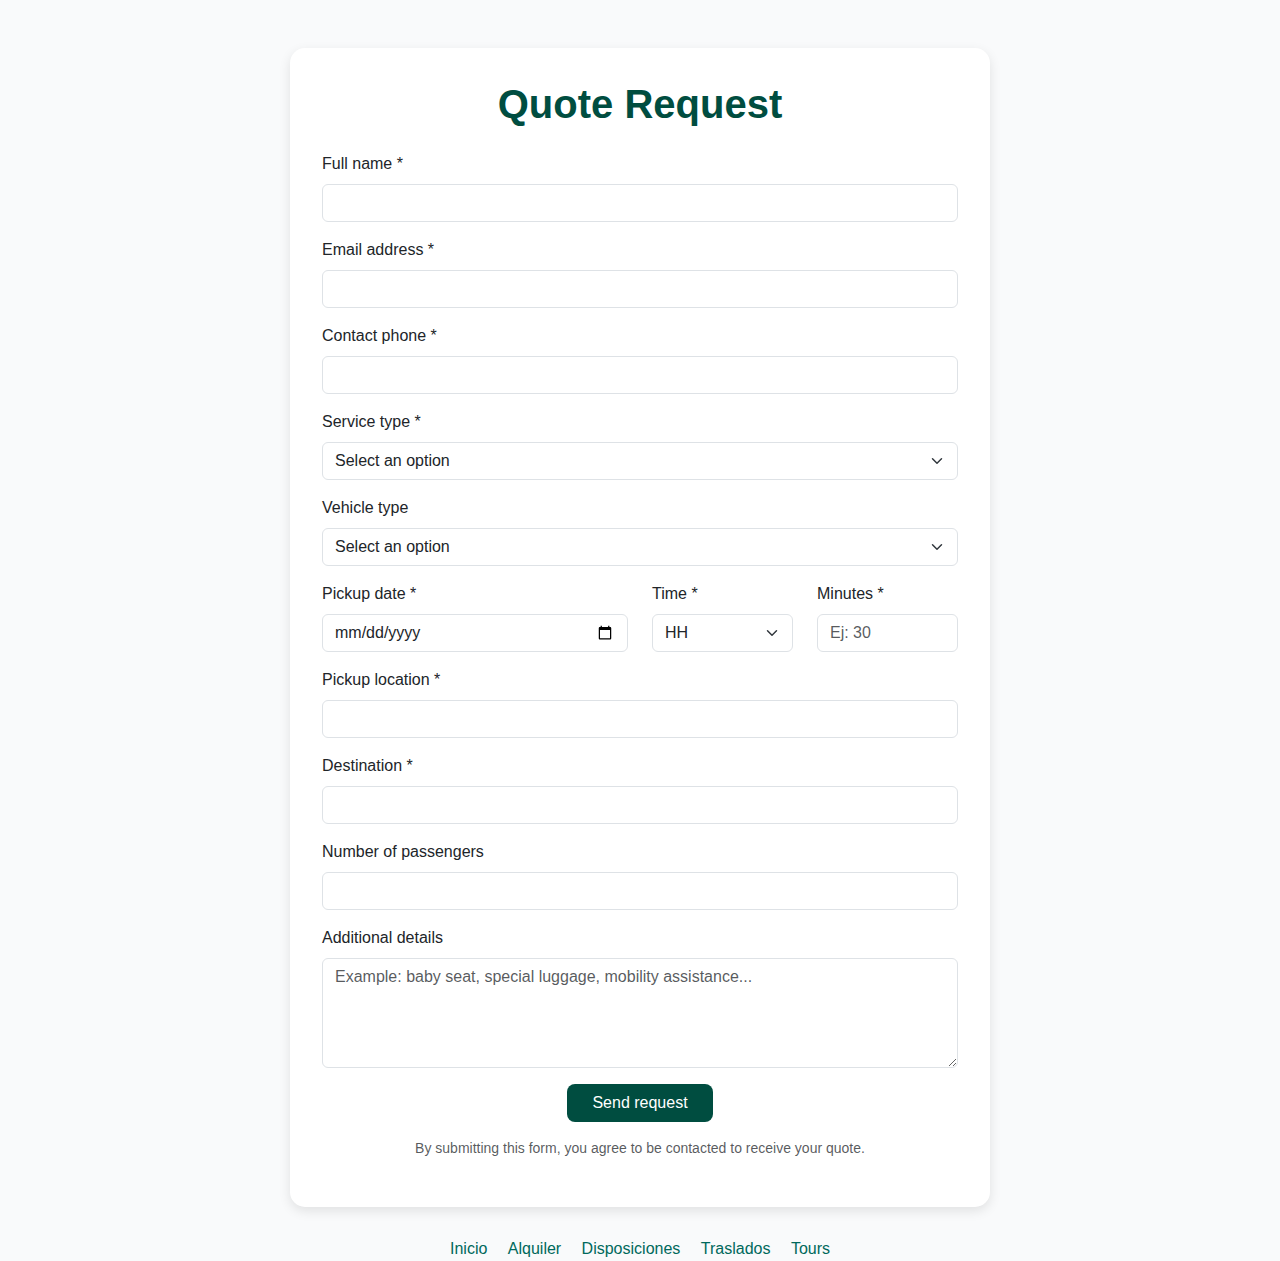
<file: docs/formulario.html>
<!DOCTYPE html>
<html>
    <head>
        <meta charset="UTF-8">
        <meta name="viewport" content="width=device-width, initial-scale=1.0">
        <title>Solicitud de Presupuesto | Basque Tours & Transfers</title>
        <link href="https://cdn.jsdelivr.net/npm/bootstrap@5.3.2/dist/css/bootstrap.min.css" rel="stylesheet" />
        <style>
            body {
                background-color: #f9fafb;
                font-family: 'Segoe UI', sans-serif;
            }
            .container {
                max-width: 700px;
                background: white;
                padding: 2rem;
                border-radius: 15px;
                box-shadow: 0 4px 12px rgba(0,0,0,0.1);
                margin-top: 3rem;
            }
            h1 {
                color: #004d40;
                text-align: center;
                font-weight: bold;
                margin-bottom: 1.5rem;
            }
            .btn-custom {
                background-color: #004d40;
                color: white;
                font-weight: 500;
                border-radius: 8px;
            }
            .btn-custom:hover {
                background-color: #00796b;
            }
            #mensajeExito {
                display: none;
            }
        </style>
    </head>

    <body>
        <div class="container">
            <h1 data-i18n="formTitulo">Solicitud de Presupuesto</h1>

            <!-- FORMULARIO -->
            <form id="presupuestoForm" action="https://formspree.io/f/mblzvgbb" method="POST">

                <div class="mb-3">
                    <label for="nombre" class="form-label" data-i18n="formNombre">Nombre completo *</label>
                    <input type="text" id="nombre" name="nombre" class="form-control" required>
                </div>

                <div class="mb-3">
                    <label for="email" class="form-label" data-i18n="formEmail">Correo electrónico *</label>
                    <input type="email" id="email" name="email" class="form-control" required>
                </div>

                <div class="mb-3">
                    <label for="telefono" class="form-label" data-i18n="formTelefono">Teléfono de contacto *</label>
                    <input type="tel" id="telefono" name="telefono" class="form-control" required>
                </div>

                <div class="mb-3">
                    <label for="servicio" class="form-label" data-i18n="formServicio">Tipo de servicio *</label>
                    <select id="servicio" name="servicio" class="form-select" required>
                        <option value="" data-i18n="formSeleccione">Seleccione una opción</option>
                        <option value="Traslados" data-i18n="formServicioTraslados">Traslados</option>
                        <option value="Tours" data-i18n="formServicioTours">Tours</option>
                        <option value="Disposiciones" data-i18n="formServicioDisposiciones">Disposiciones</option>
                    </select>
                </div>

                <div class="mb-3">
                    <label for="vehiculo" class="form-label" data-i18n="formVehiculo">Tipo de vehículo</label>
                    <select id="vehiculo" name="vehiculo" class="form-select">
                        <option value="" data-i18n="formSeleccione">Seleccione una opción</option>
                        <option value="Mercedes Clase V (7 plazas)" data-i18n="formVehiculoV">Mercedes Clase V (7 plazas)</option>
                        <option value="Mercedes Clase E (4 plazas)" data-i18n="formVehiculoE">Mercedes Clase E (4 plazas)</option>
                    </select>
                </div>

                <div class="row">
                    <div class="col-md-6 mb-3">
                        <label for="fecha" class="form-label" data-i18n="formFecha">Fecha de recogida *</label>
                        <input type="date" id="fecha" name="fecha" class="form-control" required>
                    </div>

                    <div class="col-md-3 mb-3">
                        <label for="hora" class="form-label" data-i18n="formHora">Hora *</label>
                        <select id="hora" name="hora" class="form-select" required>
                            <option value="">HH</option>
                            <option>00</option><option>01</option><option>02</option><option>03</option>
                            <option>04</option><option>05</option><option>06</option><option>07</option>
                            <option>08</option><option>09</option><option>10</option><option>11</option>
                            <option>12</option><option>13</option><option>14</option><option>15</option>
                            <option>16</option><option>17</option><option>18</option><option>19</option>
                            <option>20</option><option>21</option><option>22</option><option>23</option>
                        </select>
                    </div>

                    <div class="col-md-3 mb-3">
                        <label for="minutos" class="form-label" data-i18n="formMinutos">Minutos *</label>
                        <input type="number" id="minutos" name="minutos" class="form-control" min="0" max="59" placeholder="Ej: 30" required>
                    </div>
                </div>

                <div class="mb-3">
                    <label for="origen" class="form-label" data-i18n="formLugarRecogida">Lugar de recogida *</label>
                    <input type="text" id="origen" name="origen" class="form-control" required>
                </div>

                <div class="mb-3">
                    <label for="destino" class="form-label" data-i18n="formLugarDestino">Lugar de destino *</label>
                    <input type="text" id="destino" name="destino" class="form-control" required>
                </div>

                <div class="mb-3">
                    <label for="pasajeros" class="form-label" data-i18n="formPasajeros">Número de pasajeros</label>
                    <input type="number" id="pasajeros" name="pasajeros" class="form-control" min="1">
                </div>

                <div class="mb-3">
                    <label for="detalles" class="form-label" data-i18n="formDetalles">Detalles adicionales</label>
                    <textarea id="detalles" name="detalles" rows="4" class="form-control"></textarea>
                </div>

                <div class="text-center">
                    <button type="submit" class="btn btn-custom px-4" data-i18n="formEnviar">Enviar solicitud</button>
                </div>

                <p class="text-muted text-center mt-3 small" data-i18n="formAviso">
                    Al enviar este formulario, aceptas ser contactado por Basque Tours & Transfers para recibir tu presupuesto.
                </p>
            </form>

            <!-- MENSAJE DE ÉXITO -->
            <div id="mensajeExito" class="alert alert-success text-center mt-4">
                <h4 data-i18n="formGracias">¡Gracias por tu solicitud!</h4>
                <p data-i18n="formGraciasTexto">Hemos recibido tus datos correctamente. En breve nos pondremos en contacto contigo.</p>
                <a href="index.html" class="btn btn-success mt-3" data-i18n="formVolver">Volver al inicio</a>
            </div>
        </div>

        <div style="margin-top: 30px; text-align:center;">
            <a href="index.html" style="color:#00695c; text-decoration:none; font-weight:500; margin:0 8px;">Inicio</a>
            <a href="index.html#alquiler" style="color:#00695c; text-decoration:none; font-weight:500; margin:0 8px;">Alquiler</a>
            <a href="index.html#disposiciones" style="color:#00695c; text-decoration:none; font-weight:500; margin:0 8px;">Disposiciones</a>
            <a href="index.html#traslados" style="color:#00695c; text-decoration:none; font-weight:500; margin:0 8px;">Traslados</a>
            <a href="index.html#tours" style="color:#00695c; text-decoration:none; font-weight:500; margin:0 8px;">Tours</a>
        </div>

        <script>
            document.getElementById("presupuestoForm").addEventListener("submit", async function (e) {
                e.preventDefault();
                const form = e.target;
                const data = new FormData(form);

                const response = await fetch(form.action, {
                    method: form.method,
                    body: data,
                    headers: {'Accept': 'application/json'}
                });

                if (response.ok) {
                    form.style.display = "none";
                    document.getElementById("mensajeExito").style.display = "block";
                    form.reset();
                } else {
                    alert("Hubo un error al enviar el formulario. Por favor, inténtalo de nuevo.");
                }
            });
        </script>

        <script src="resources/js/formulario-i18n.js"></script>
    </body>


</html>
</file>
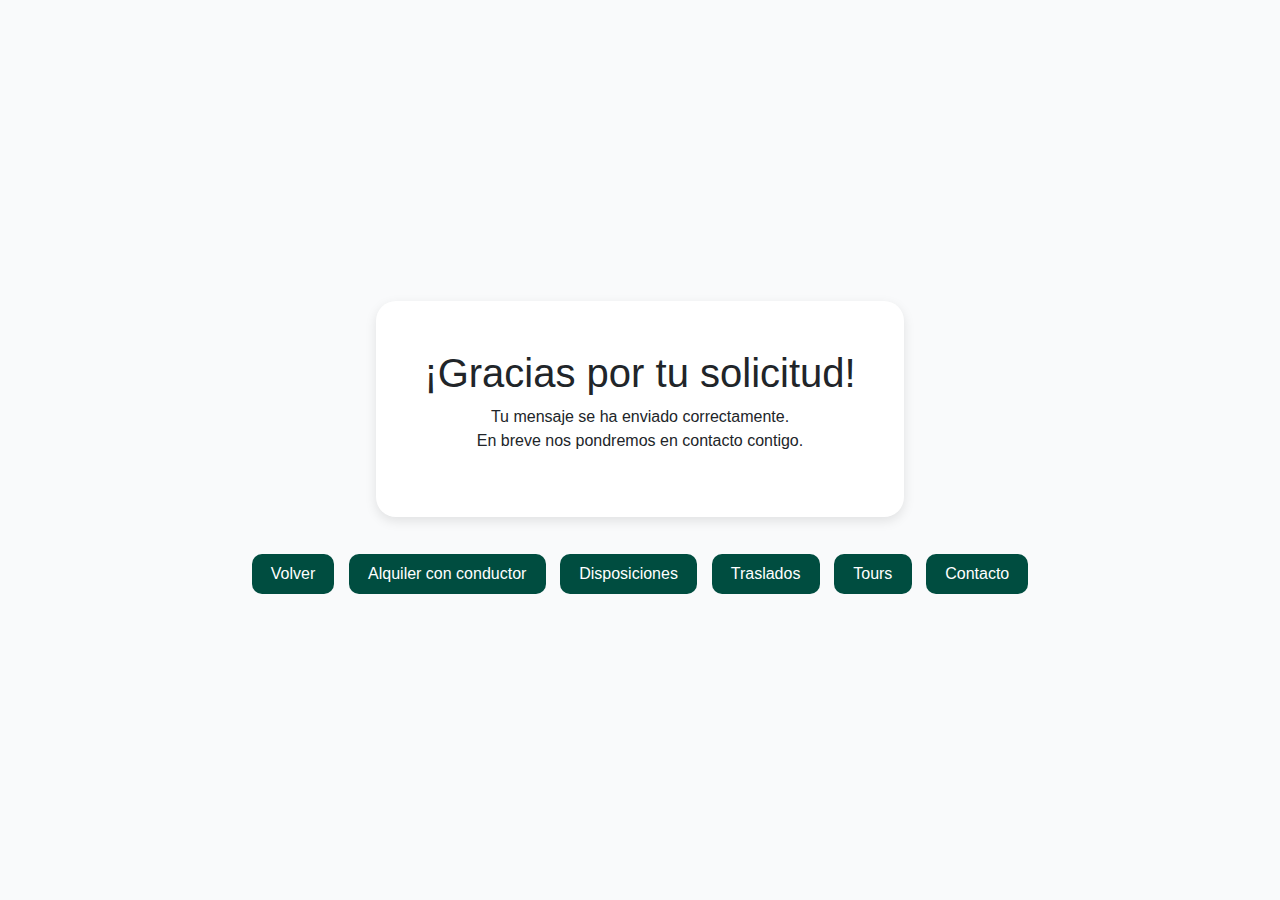
<file: docs/gracias.html>
<!DOCTYPE html>
<html lang="es">
<head>
  <meta charset="UTF-8">
  <meta name="viewport" content="width=device-width, initial-scale=1.0">
  <title>Gracias | Basque Tours & Transfers</title>
  <link href="https://cdn.jsdelivr.net/npm/bootstrap@5.3.2/dist/css/bootstrap.min.css" rel="stylesheet">
  <style>
    body {
  background-color: #f9fafb;
  font-family: 'Segoe UI', sans-serif;
  margin: 0;
}

.wrapper {
  min-height: 100vh;
  display: flex;
  flex-direction: column;
  justify-content: center;
  align-items: center;
  gap: 2rem;
}

.thankyou-box {
  background: white;
  padding: 3rem;
  border-radius: 20px;
  box-shadow: 0 4px 12px rgba(0,0,0,0.1);
  text-align: center;
  max-width: 600px;
}

.links-bottom a {
  margin: 5px;
  display: inline-block;
  background-color: #004d40;
  color: white;
  padding: 0.5rem 1.2rem;
  border-radius: 10px;
  text-decoration: none;
}

.links-bottom a:hover {
  background-color: #00796b;
}
  </style>
</head>
<body>
  <div class="wrapper">

    <!-- Caja central -->
    <div class="thankyou-box">
      <h1>¡Gracias por tu solicitud!</h1>
      <p>
        Tu mensaje se ha enviado correctamente.<br>
        En breve nos pondremos en contacto contigo.
      </p>
    </div>

    <!-- Botones abajo -->
    <div class="links-bottom text-center">
      <a href="index.html">Volver</a>
      <a href="index.html#alquiler">Alquiler con conductor</a>
      <a href="index.html#disposiciones">Disposiciones</a>
      <a href="index.html#traslados">Traslados</a>
      <a href="index.html#tours">Tours</a>
      <a href="index.html#contacto">Contacto</a>
    </div>

  </div>
</body>
</html>
</file>
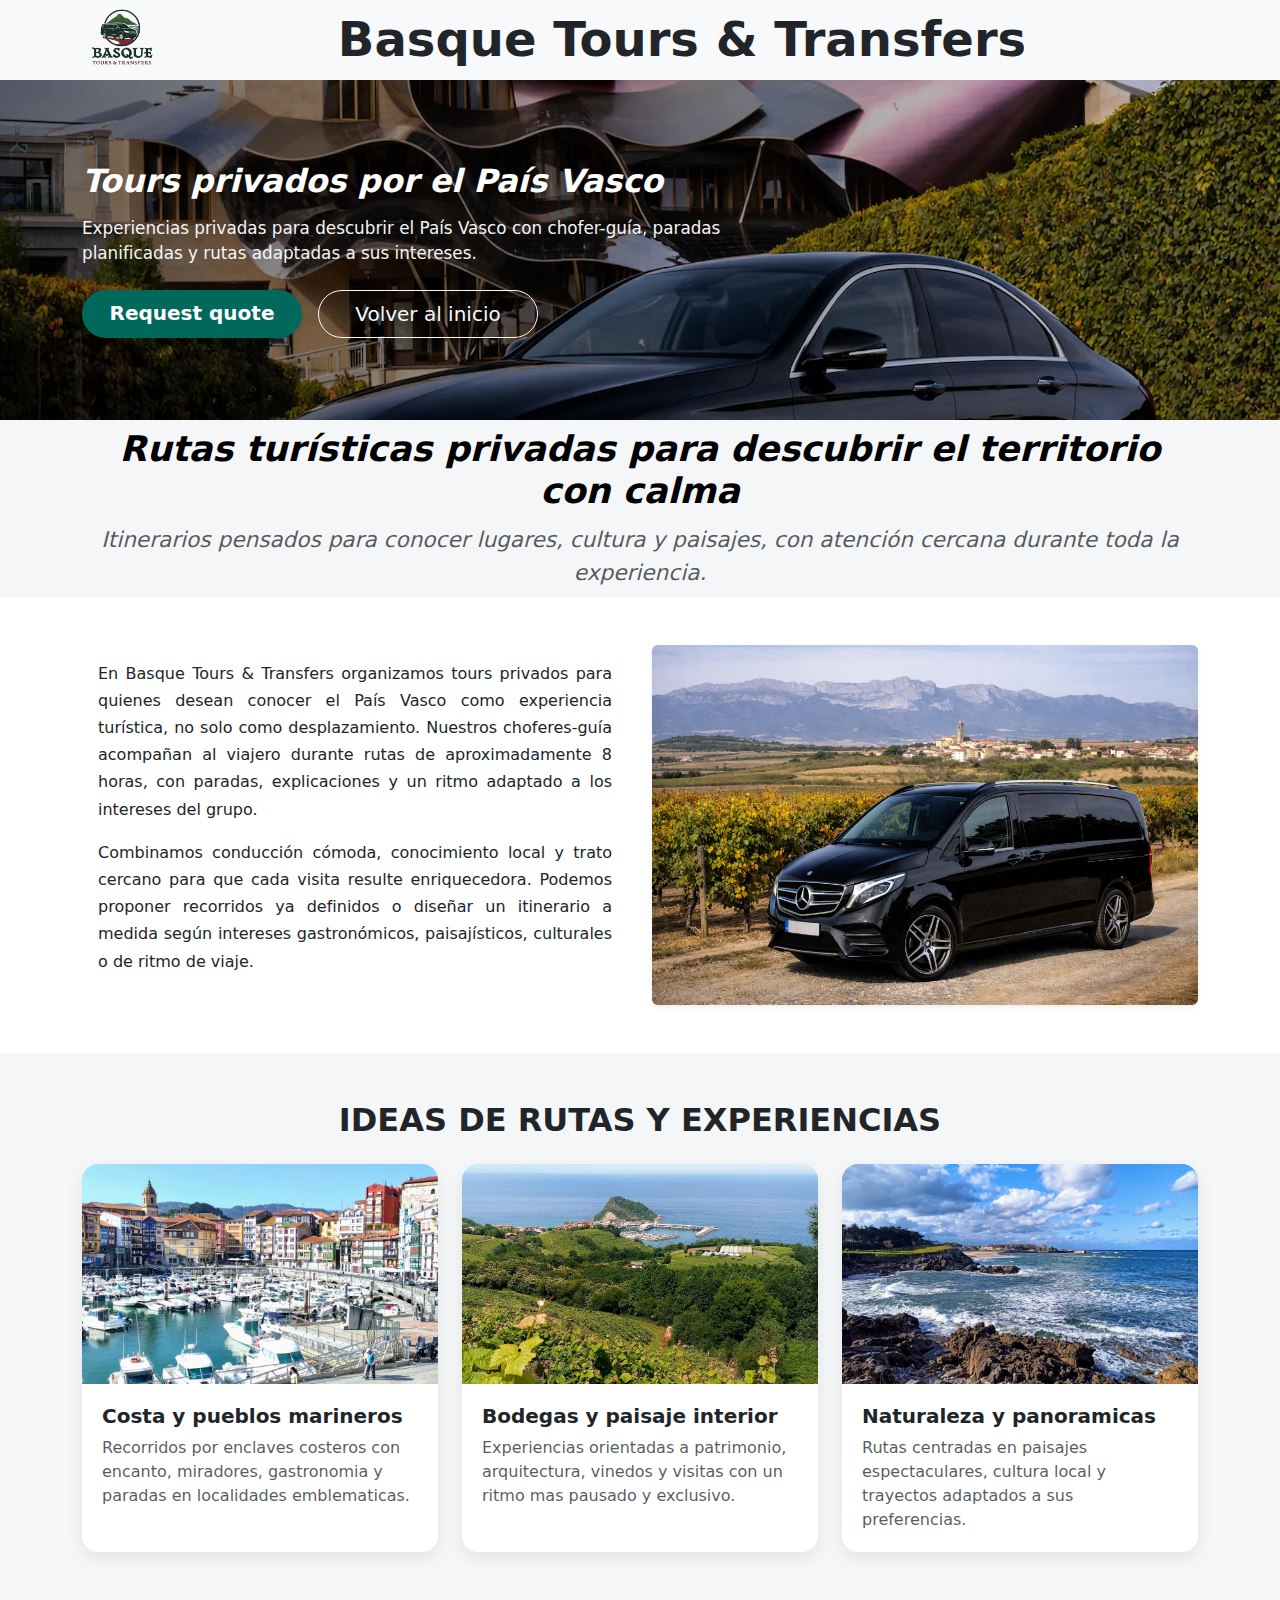
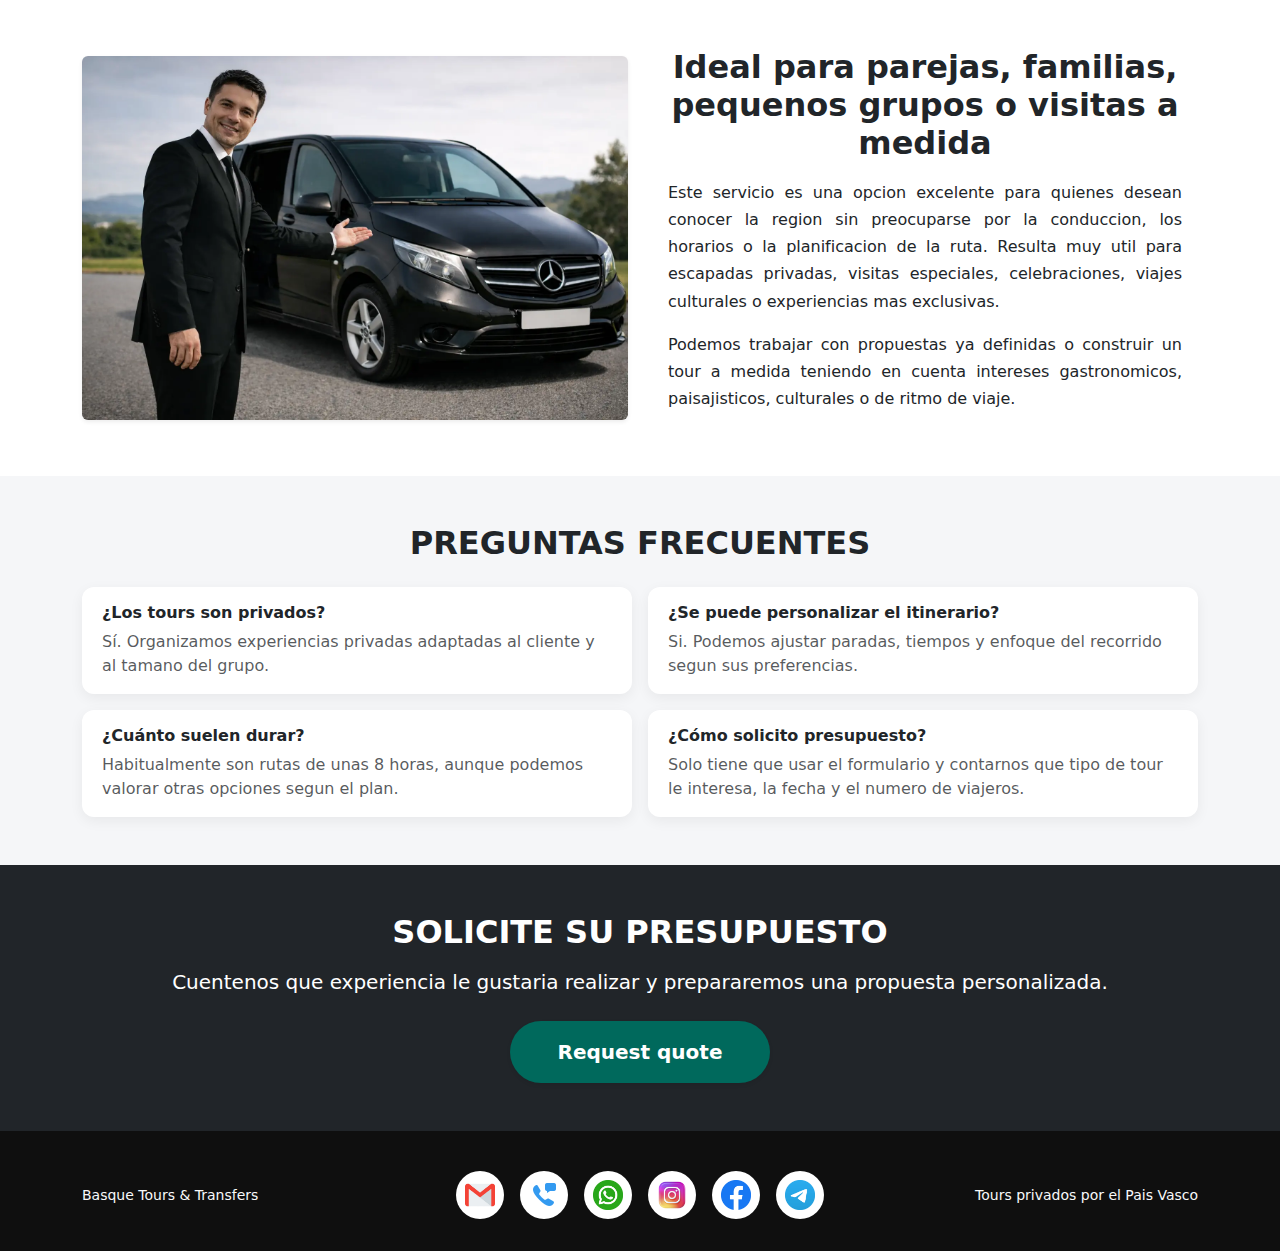
<file: docs/tours.html>
<!DOCTYPE html>
<html lang="es">
    <head>
        <meta charset="UTF-8" />
        <meta name="viewport" content="width=device-width, initial-scale=1" />
        <title>Tours privados en País Vasco | Basque Tours & Transfers</title>
        <meta name="description" content="Tours privados por el País Vasco con chófer-guía, rutas personalizadas desde Bilbao y visitas a algunos de los destinos más emblemáticos de la región." />
        <link rel="canonical" href="https://basquetoursandtransfers.github.io/tours.html" />
        <meta property="og:title" content="Tours privados por el País Vasco desde Bilbao | Basque Tours & Transfers" />
        <meta property="og:description" content="Experiencias turísticas privadas por el País Vasco con chófer-guía, comodidad, flexibilidad y atención personalizada." />
        <meta property="og:image" content="https://basquetoursandtransfers.github.io/resources/img/Getaria.webp" />
        <meta property="og:url" content="https://basquetoursandtransfers.github.io/tours.html" />
        <meta property="og:type" content="website" />
        <link href="https://cdn.jsdelivr.net/npm/bootstrap@5.3.2/dist/css/bootstrap.min.css" rel="stylesheet" />
        <link rel="icon" href="https://basquetoursandtransfers.github.io/resources/img/logoBTT.webp">
        <link rel="apple-touch-icon" href="https://basquetoursandtransfers.github.io/resources/img/logoBTT.webp">
        <link rel="stylesheet" href="resources/css/estilos.css" />
        <style>
            .hero-overlay {
                position: absolute;
                inset: 0;
                background: linear-gradient(90deg, rgba(0, 0, 0, 0.56), rgba(0, 0, 0, 0.18));
            }

            .hero-content {
                position: absolute;
                inset: 0;
                display: flex;
                align-items: center;
            }

            .hero-content .container {
                position: relative;
                z-index: 2;
            }

            .hero-title {
                color: #fff;
                font-size: 2rem;
                line-height: 1.2;
                max-width: 760px;
            }

            .hero-lead {
                color: #f5f5f5;
                max-width: 700px;
                font-size: 1.05rem;
            }

            .hero-image {
                width: 100%;
                height: 340px;
                object-fit: cover;
                object-position: center;
                display: block;
            }
            /* HASTA AQUI*/
            .section-soft {
                background-color: #f5f6f8;
            }

            .route-card {
                background: #fff;
                border-radius: 16px;
                overflow: hidden;
                box-shadow: 0 6px 18px rgba(0, 0, 0, 0.08);
                height: 100%;
            }

            .route-card img {
                width: 100%;
                height: 220px;
                object-fit: cover;
            }

            .route-card-body {
                padding: 1.25rem;
            }

            .section-heading-wrap {
                max-width: 540px;
                margin-inline: auto;
                white-space: normal;
                overflow-wrap: anywhere;
                word-break: break-word;
            }

            .faq-item {
                background: #fff;
                border-radius: 12px;
                padding: 1rem 1.25rem;
                box-shadow: 0 4px 14px rgba(0, 0, 0, 0.06);
            }

            .cta-inline a {
                min-width: 220px;
            }

            @media (max-width: 576px) {
                .hero-title {
                    font-size: 1.45rem;
                }

                .hero-lead {
                    font-size: 0.95rem;
                }

                .hero-image {
                    height: 230px;
                }
            }
            .imagen-bloque-servicio {
                width: 100%;
                height: 360px;
                object-fit: cover;
                object-position: center 85%;
                display: block;
            }



            /*para texto encima de la imagen */

            @media (max-width: 576px) {

                .dispo-hero-content {
                    align-items: flex-start;
                }

                .dispo-hero-content .container {
                    padding-top: 2.1rem !important;
                    padding-bottom: 0.4rem !important;
                    padding-left: 0.9rem !important;
                    padding-right: 0.9rem !important;
                }

                .hero-title {
                    font-size: 0.95rem !important;
                    line-height: 1.12 !important;
                    margin-bottom: 0.45rem !important;
                    max-width: 100%;
                    white-space: normal;
                    overflow-wrap: break-word;
                    word-break: normal;
                }

                .hero-lead {
                    font-size: 0.72rem !important;
                    line-height: 1.28 !important;
                    margin-top: 0 !important;
                    margin-bottom: 0.55rem !important;
                    max-width: 100%;
                }

                .dispo-hero-cta {
                    gap: 0.4rem !important;
                    margin-bottom: 2rem !important;
                }

                .dispo-hero-cta a,
                .dispo-hero-cta .btn-lg {
                    font-size: 0.78rem !important;
                    padding: 0.38rem 0.75rem !important;
                    line-height: 1.15 !important;
                }

                .dispo-intro {
                    margin-top: 0.75rem;
                }

                .dispo-hero-cta a:last-child {
                    margin-bottom: 0.8rem !important
                }
            }
            /*ara texto debajo de la imagen*/
            .text-below-image {
                background-color: #f5f6f8;
            }

            .text-below-image h2 {
                font-size: 2.2rem;
                line-height: 1.2;
                margin-bottom: 0.75rem;
                white-space: normal;
                overflow-wrap: break-word;
                word-break: normal;
            }

            .text-below-image p {
                font-size: 1.35rem;
                line-height: 1.5;
                margin-bottom: 0;
                white-space: normal;
                overflow-wrap: break-word;
                word-break: normal;
            }

            @media (max-width: 768px) {
                .text-below-image .container {
                    padding-left: 1rem;
                    padding-right: 1rem;
                }

                .text-below-image h2 {
                    font-size: 1.6rem;
                    line-height: 1.25;
                }

                .text-below-image p {
                    font-size: 1.05rem;
                    line-height: 1.45;
                }
            }

            @media (max-width: 576px) {
                .text-below-image .container {
                    padding-top: 1.25rem !important;
                    padding-bottom: 1.25rem !important;
                    padding-left: 0.9rem;
                    padding-right: 0.9rem;
                }

                .text-below-image h2 {
                    font-size: 1.25rem;
                    line-height: 1.3;
                    text-align: center;
                }

                .text-below-image p {
                    font-size: 0.98rem;
                    line-height: 1.45;
                    text-align: center;
                }
            }

        </style>
    </head>
    <body>
        <header>
            <nav class="navbar navbar-light bg-light py-0">
                <div class="container">
                    <div class="d-flex align-items-center flex-shrink-0 me-1">
                        <a class="navbar-brand m-0" href="index.html">
                            <img src="resources/img/logoBTT.webp" alt="Logo Basque Tours & Transfers" class="img-fluid" />
                        </a>
                    </div>
                    <div class="text-center flex-grow-1">
                        <h5 class="fw-bold nav-h1 m-0" data-i18n="textoUno">Basque Tours & Transfers</h5>
                    </div>
                </div>
            </nav>
        </header>

        <div class="image-wrapper position-relative">
            <img src="resources/img/img1.webp" alt="Tours privados por el Pais Vasco" class="hero-image" />
            <div class="hero-overlay"></div>
            <div class="hero-content">
                <div class="container py-5">
                    <h1 class="hero-title fw-bold fst-italic" data-i18n="toursPaginaHeroTitulo">Tours privados por el País Vasco</h1>
                    <p class="hero-lead mt-3 mb-4" data-i18n="toursPaginaHeroLead">
                        Experiencias privadas para descubrir el País Vasco con chofer-guía, paradas planificadas y rutas adaptadas a sus intereses.
                    </p>
                    <div class="d-flex flex-wrap gap-3 cta-inline">
                        <a href="formulario.html" class="btn btn-success btn-lg px-4 py-2 fw-bold shadow-sm" style="background-color: #00695c; border: none; border-radius: 50px;" data-i18n="botonSolicitar">
                            Solicitar presupuesto
                        </a>
                        <a href="index.html#tours" class="btn btn-outline-light btn-lg px-4 py-2" style="border-radius: 50px;" data-i18n="toursPaginaVolverInicio">
                            Volver al inicio
                        </a>
                    </div>
                </div>
            </div>
        </div>

        <div class="text-below-image text-center text-black">
            <div class="container py-4">
                <h2 class="fw-bold fst-italic" data-i18n="toursPaginaIntroTitulo">Rutas turísticas privadas para descubrir el territorio con calma</h2>
                <p class="lead fst-italic text-muted" data-i18n="toursPaginaIntroLead">
                    Itinerarios pensados para conocer lugares, cultura y paisajes, con atención cercana durante toda la experiencia.
                </p>
            </div>
        </div>

        <section class="py-5 bg-white">
            <div class="container">
                <div class="row align-items-center g-4">
                    <div class="col-md-6">
                        <p class="bloque-texto-ajustado" data-i18n="toursPaginaTexto1">
                            En Basque Tours & Transfers organizamos tours privados para quienes desean conocer el País Vasco como experiencia turística, no solo como desplazamiento. Nuestros choferes-guía acompañan al viajero durante rutas de aproximadamente 8 horas, con paradas, explicaciones y un ritmo adaptado a los intereses del grupo.
                        </p>
                        <p class="bloque-texto-ajustado" data-i18n="toursPaginaTexto2">
                            Combinamos conducción cómoda, conocimiento local y trato cercano para que cada visita resulte enriquecedora. Podemos proponer recorridos ya definidos o diseñar un itinerario a medida según intereses gastronómicos, paisajísticos, culturales o de ritmo de viaje.
                        </p>
                    </div>
                    <div class="col-md-6">
                        <img src="resources/img/img2.webp" alt="Ruta privada por la costa vasca" class="img-fluid rounded shadow-sm imagen-bloque-servicio"  />
                    </div>
                </div>
            </div>
        </section>

        <section class="py-5 section-soft">
            <div class="container">
                <h2 class="text-uppercase text-center fw-bold mb-4" data-i18n="toursPaginaRutasTitulo">Ideas de rutas y experiencias</h2>
                <div class="row g-4">
                    <div class="col-12 col-md-4">
                        <article class="route-card">
                            <img src="resources/img/ImgEmbarc2.webp" alt="Costa y pueblos marineros" />
                            <div class="route-card-body">
                                <h3 class="h5 fw-bold" data-i18n="toursPaginaRuta1Titulo">Costa y pueblos marineros</h3>
                                <p class="mb-0 text-muted" data-i18n="toursPaginaRuta1Texto">Recorridos por enclaves costeros con encanto, miradores, gastronomia y paradas en localidades emblematicas.</p>
                            </div>
                        </article>
                    </div>
                    <div class="col-12 col-md-4">
                        <article class="route-card">
                            <img src="resources/img/vides.webp" alt="Bodegas y paisaje interior" />
                            <div class="route-card-body">
                                <h3 class="h5 fw-bold" data-i18n="toursPaginaRuta2Titulo">Bodegas y paisaje interior</h3>
                                <p class="mb-0 text-muted" data-i18n="toursPaginaRuta2Texto">Experiencias orientadas a patrimonio, arquitectura, vinedos y visitas con un ritmo mas pausado y exclusivo.</p>
                            </div>
                        </article>
                    </div>
                    <div class="col-12 col-md-4">
                        <article class="route-card">
                            <img src="resources/img/CostaBORIGINAL.webp" alt="Naturaleza y panoramicas" />
                            <div class="route-card-body">
                                <h3 class="h5 fw-bold" data-i18n="toursPaginaRuta3Titulo">Naturaleza y panoramicas</h3>
                                <p class="mb-0 text-muted" data-i18n="toursPaginaRuta3Texto">Rutas centradas en paisajes espectaculares, cultura local y trayectos adaptados a sus preferencias.</p>
                            </div>
                        </article>
                    </div>
                </div>
            </div>
        </section>

        <section class="py-5 bg-white">
            <div class="container">
                <div class="row align-items-center g-4">
                    <div class="col-md-6 order-2 order-md-1">
                        <img src="resources/img/mercedesChofer.webp" alt="Tour privado con chofer guia" class="img-fluid rounded shadow-sm" />
                    </div>
                    <div class="col-md-6 order-1 order-md-2">
                        <h2 class="fw-bold text-center mb-3 section-heading-wrap" data-i18n="toursPaginaIdealTitulo">Ideal para parejas, familias, pequenos grupos o visitas a medida</h2>
                        <p class="bloque-texto-ajustado" data-i18n="toursPaginaIdealTexto1">
                            Este servicio es una opcion excelente para quienes desean conocer la region sin preocuparse por la conduccion, los horarios o la planificacion de la ruta. Resulta muy util para escapadas privadas, visitas especiales, celebraciones, viajes culturales o experiencias mas exclusivas.
                        </p>
                        <p class="bloque-texto-ajustado" data-i18n="toursPaginaIdealTexto2">
                            Podemos trabajar con propuestas ya definidas o construir un tour a medida teniendo en cuenta intereses gastronomicos, paisajisticos, culturales o de ritmo de viaje.
                        </p>
                    </div>
                </div>
            </div>
        </section>

        <section class="py-5 section-soft">
            <div class="container">
                <h2 class="text-uppercase text-center fw-bold mb-4" data-i18n="toursPaginaFaqTitulo">Preguntas frecuentes</h2>
                <div class="row g-3">
                    <div class="col-12 col-md-6">
                        <div class="faq-item">
                            <h3 class="h6 fw-bold" data-i18n="toursPaginaFaq1Q">¿Los tours son privados?</h3>
                            <p class="mb-0 text-muted" data-i18n="toursPaginaFaq1A">Sí. Organizamos experiencias privadas adaptadas al cliente y al tamano del grupo.</p>
                        </div>
                    </div>
                    <div class="col-12 col-md-6">
                        <div class="faq-item">
                            <h3 class="h6 fw-bold" data-i18n="toursPaginaFaq2Q">¿Se puede personalizar el itinerario?</h3>
                            <p class="mb-0 text-muted" data-i18n="toursPaginaFaq2A">Si. Podemos ajustar paradas, tiempos y enfoque del recorrido segun sus preferencias.</p>
                        </div>
                    </div>
                    <div class="col-12 col-md-6">
                        <div class="faq-item">
                            <h3 class="h6 fw-bold" data-i18n="toursPaginaFaq3Q">¿Cuánto suelen durar?</h3>
                            <p class="mb-0 text-muted" data-i18n="toursPaginaFaq3A">Habitualmente son rutas de unas 8 horas, aunque podemos valorar otras opciones segun el plan.</p>
                        </div>
                    </div>
                    <div class="col-12 col-md-6">
                        <div class="faq-item">
                            <h3 class="h6 fw-bold" data-i18n="toursPaginaFaq4Q">¿Cómo solicito presupuesto?</h3>
                            <p class="mb-0 text-muted" data-i18n="toursPaginaFaq4A">Solo tiene que usar el formulario y contarnos que tipo de tour le interesa, la fecha y el numero de viajeros.</p>
                        </div>
                    </div>
                </div>
            </div>
        </section>

        <section class="bg-dark text-white py-5 text-center">
            <div class="container">
                <h2 class="fw-bold text-uppercase mb-3" data-i18n="toursPaginaCtaTitulo">Solicite su presupuesto</h2>
                <p class="lead mb-4" data-i18n="toursPaginaCtaTexto">Cuentenos que experiencia le gustaria realizar y prepararemos una propuesta personalizada.</p>
                <a href="formulario.html" class="btn btn-success btn-lg px-5 py-3 fw-bold shadow-sm" style="background-color: #00695c; border: none; border-radius: 50px;" data-i18n="botonSolicitar">
                    Solicitar presupuesto
                </a>
            </div>
        </section>

        <footer class="footer-premium py-4 mt-auto">
            <div class="container">
                <div class="d-flex flex-column flex-md-row justify-content-between align-items-center gap-3 mt-3 mb-2">
                    <p class="text-light small mb-0 text-center text-md-start flex-grow-1" data-i18n="textoUno">Basque Tours & Transfers</p>
                    <div class="d-flex flex-wrap justify-content-center gap-3 flex-grow-1">
                        <a href="mailto:basquetoursandtransfers@gmail.com" target="_blank" class="btn btn-sm rounded-circle p-2 bg-white" title="Correo" aria-label="Enviar email a Basque Tours & Transfers"><img src="resources/img/gmail_icono.png" alt="Correo" width="30" /></a>
                        <a href="tel:+34602026725" target="_blank" class="btn btn-sm rounded-circle p-2 bg-white" title="Telefono" aria-label="Llamar a Basque Tours & Transfers"><img src="resources/img/telefAzul.png" alt="Telefono" width="30" /></a>
                        <a href="https://wa.me/34602026725?text=Hola%2C%20me%20gustaria%20saber%20informacion%20sobre%20tours%20privados." target="_blank" class="btn btn-sm rounded-circle p-2 bg-white" title="WhatsApp" aria-label="Contactar por WhatsApp con Basque Tours & Transfers"><img src="resources/img/whatsapp_icono.png" alt="WhatsApp" width="30" /></a>
                        <a href="https://www.instagram.com/basque_tours_and_transfers/" target="_blank" class="btn btn-sm rounded-circle p-2 bg-white" title="Instagram" aria-label="Instagram Basque Tours & Transfers"><img src="resources/img/instag.png" alt="Instagram" width="30" /></a>
                        <a href="https://www.facebook.com/basquetoursandtransfers" target="_blank" class="btn btn-sm rounded-circle p-2 bg-white" title="Facebook" aria-label="Facebook Basque Tours & Transfers"><img src="resources/img/facebook_icono.png" alt="Facebook" width="30" /></a>
                        <a href="https://t.me/basquetoursandtransfers" target="_blank" class="btn btn-sm rounded-circle p-2 bg-white" title="Telegram" aria-label="Telegram Basque Tours & Transfers"><img src="resources/img/telegram_icono.png" alt="Telegram" width="30" /></a>
                    </div>
                    <p class="text-light small mb-0 text-center text-md-end flex-grow-1" data-i18n="toursPaginaFooter">Tours privados por el Pais Vasco</p>
                </div>
            </div>
        </footer>

        <button id="btnScrollTop" aria-label="Volver arriba">&#8593;</button>
        <script src="https://cdn.jsdelivr.net/npm/bootstrap@5.3.2/dist/js/bootstrap.bundle.min.js"></script>
        <script src="resources/js/idioma.js"></script>
        <script src="resources/js/scrollTop.js"></script>
    </body>
</html>
</file>
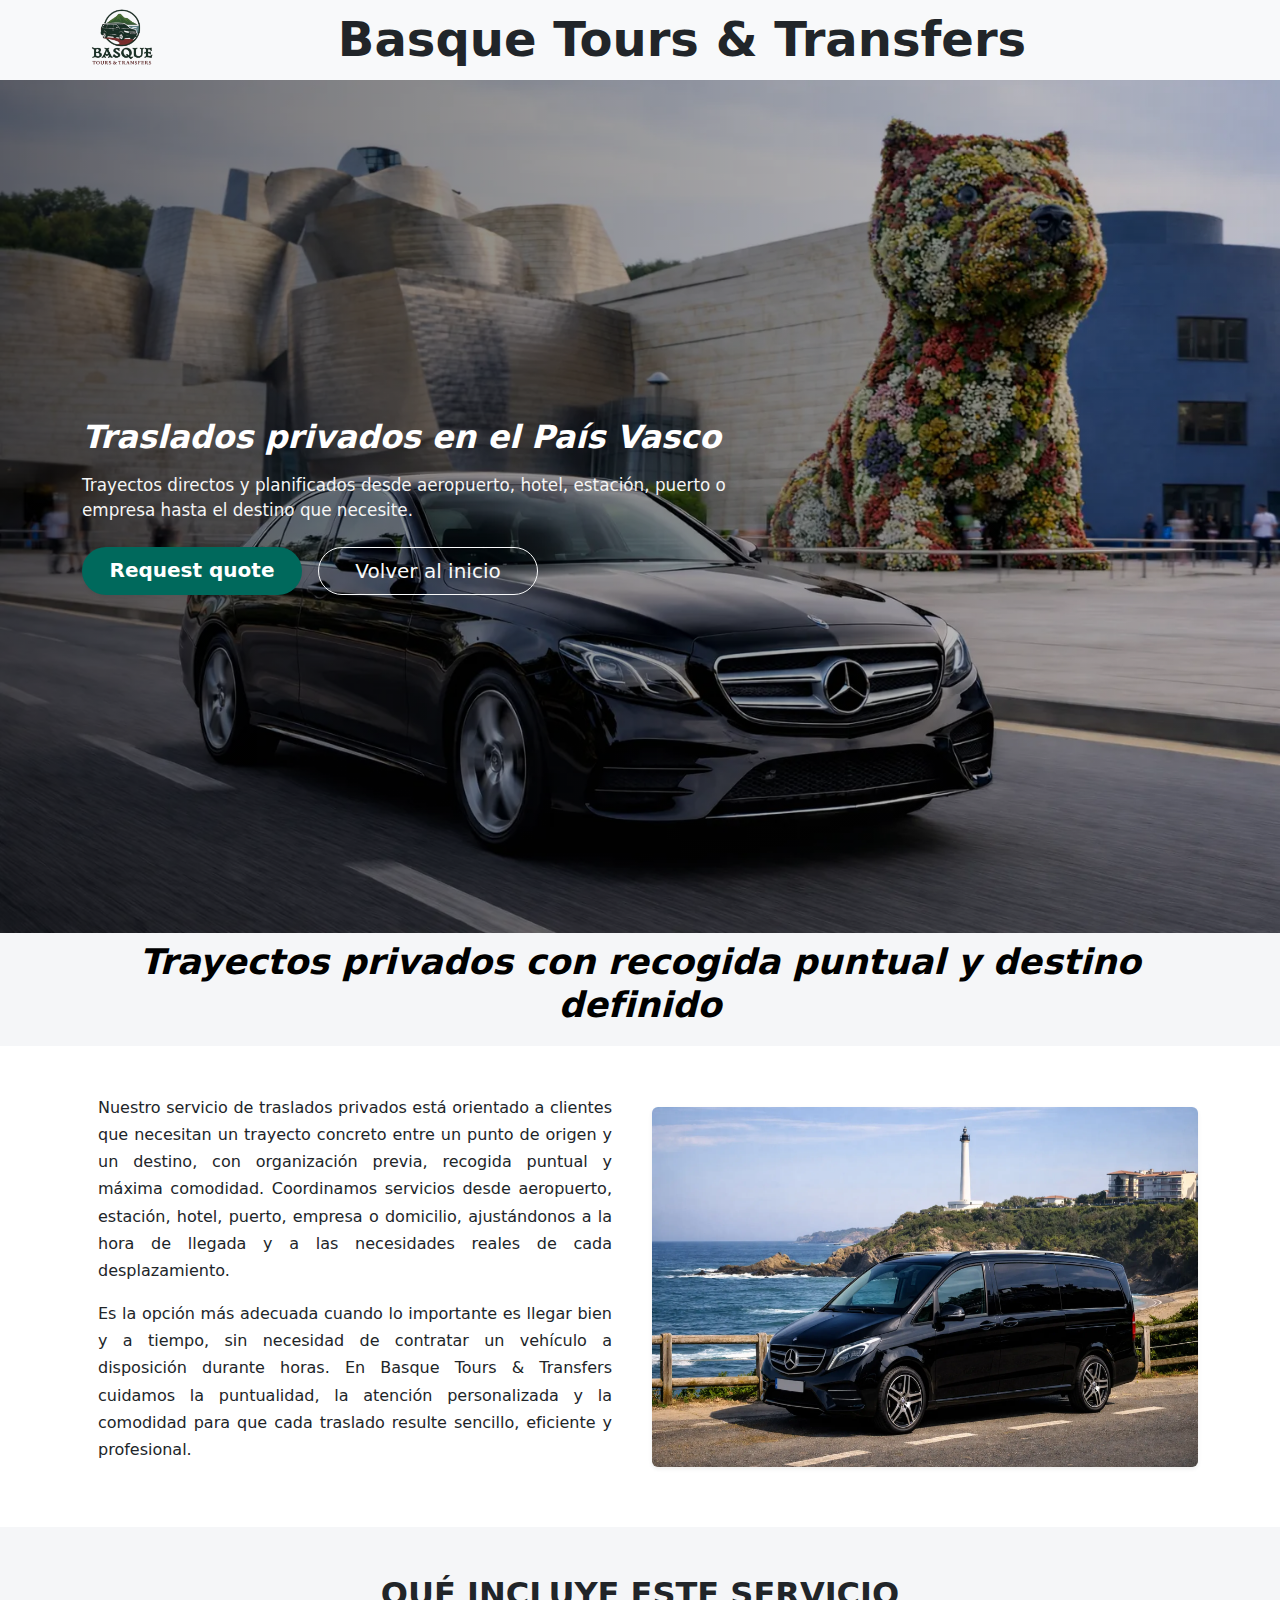
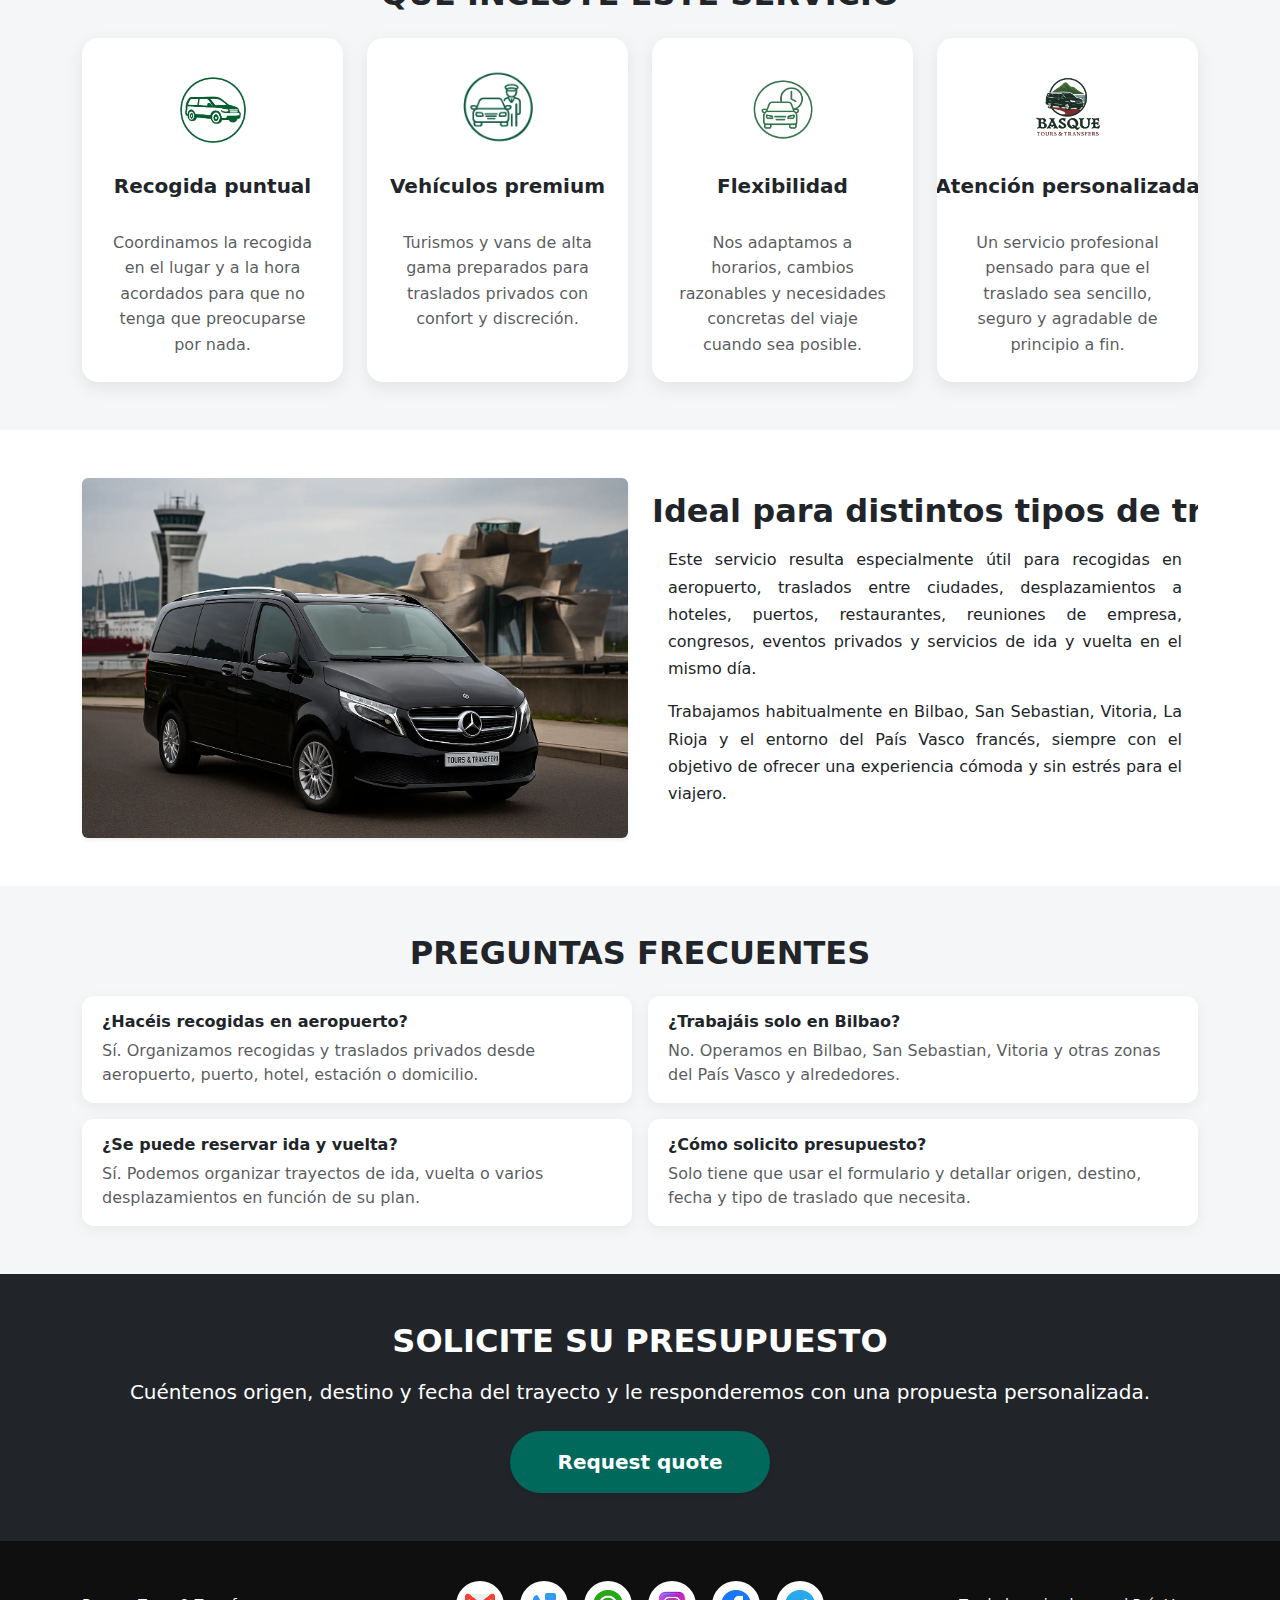
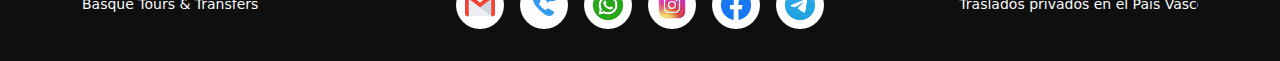
<file: docs/traslados.html>
﻿<!DOCTYPE html>
<html lang="es">
    <head>
        <meta charset="UTF-8" />
        <meta name="viewport" content="width=device-width, initial-scale=1" />
        <title>Traslados privados en País Vasco | Basque Tours & Transfers</title>
        <meta name="description" content="Servicio de traslados privados en el País Vasco desde aeropuerto, hotel, puerto o empresa con vehículos premium y conductor profesional." />
        <link rel="canonical" href="https://basquetoursandtransfers.github.io/traslados.html" />
        <meta property="og:title" content="Traslados privados en País Vasco | Basque Tours & Transfers" />
        <meta property="og:description" content="Traslados privados desde aeropuerto, hotel, puerto o empresa con puntualidad, confort y atención personalizada." />
        <meta property="og:image" content="https://basquetoursandtransfers.github.io/resources/img/imgTraslado.webp" />
        <meta property="og:url" content="https://basquetoursandtransfers.github.io/traslados.html" />
        <meta property="og:type" content="website" />
        <link href="https://cdn.jsdelivr.net/npm/bootstrap@5.3.2/dist/css/bootstrap.min.css" rel="stylesheet" />
        <link rel="icon" href="https://basquetoursandtransfers.github.io/resources/img/logoBTT.webp">
        <link rel="apple-touch-icon" href="https://basquetoursandtransfers.github.io/resources/img/logoBTT.webp">
        <link rel="stylesheet" href="resources/css/estilos.css" />
        <style>
            .hero-overlay {
                position: absolute;
                inset: 0;
                background: linear-gradient(90deg, rgba(0, 0, 0, 0.58), rgba(0, 0, 0, 0.18));
            }

            .hero-content {
                position: absolute;
                inset: 0;
                display: flex;
                align-items: center;
            }

            .hero-content .container {
                position: relative;
                z-index: 2;
            }

            .hero-title {
                color: #fff;
                font-size: 2rem;
                line-height: 1.2;
                max-width: 760px;
            }

            .hero-lead {
                color: #f5f5f5;
                max-width: 700px;
                font-size: 1.05rem;
            }

            .section-soft {
                background-color: #f5f6f8;
            }

            .feature-card {
                background: #fff;
                border-radius: 16px;
                box-shadow: 0 6px 18px rgba(0, 0, 0, 0.08);
                height: 100%;
                padding: 1.5rem;
                display: flex;
                flex-direction: column;
                align-items: center;
            }

            .feature-icon {
                width: 96px;
                height: 96px;
                display: flex;
                align-items: center;
                justify-content: center;
                margin: 0 auto 1rem;
            }

            .feature-icon img {
                width: 72px;
                height: 72px;
                object-fit: contain;
                display: block;
            }

            .feature-icon--wide img {
                width: 84px;
                height: 84px;
            }

            .feature-icon--logo img {
                width: 84px;
                height: 84px;
            }

            .feature-card h3 {
                min-height: 3rem;
            }

            .feature-card p {
                margin-bottom: 0;
                line-height: 1.6;
                white-space: normal;
                overflow-wrap: anywhere;
            }

            .cta-inline a {
                min-width: 220px;
            }

            .faq-item {
                background: #fff;
                border-radius: 12px;
                padding: 1rem 1.25rem;
                box-shadow: 0 4px 14px rgba(0, 0, 0, 0.06);
            }

            @media (max-width: 576px) {
                .hero-title {
                    font-size: 1.45rem;
                }

                .hero-lead {
                    font-size: 0.95rem;
                }
            }
             .imagen-bloque-servicio {
                width: 100%;
                height: 360px;
                object-fit: cover;
                object-position: center 85%;
                display: block;
            }
            
            
            /*para texto encima de la imagen */

            @media (max-width: 576px) {

                .dispo-hero-content {
                    align-items: flex-start;
                }

                .dispo-hero-content .container {
                    padding-top: 2.1rem !important;
                    padding-bottom: 0.4rem !important;
                    padding-left: 0.9rem !important;
                    padding-right: 0.9rem !important;
                }

                .hero-title {
                    font-size: 0.95rem !important;
                    line-height: 1.12 !important;
                    margin-bottom: 0.45rem !important;
                    max-width: 100%;
                    white-space: normal;
                    overflow-wrap: break-word;
                    word-break: normal;
                }

                .hero-lead {
                    font-size: 0.72rem !important;
                    line-height: 1.28 !important;
                    margin-top: 0 !important;
                    margin-bottom: 0.55rem !important;
                    max-width: 100%;
                }

                .dispo-hero-cta {
                    gap: 0.4rem !important;
                    margin-bottom: 2rem !important;
                }

                .dispo-hero-cta a,
                .dispo-hero-cta .btn-lg {
                    font-size: 0.78rem !important;
                    padding: 0.38rem 0.75rem !important;
                    line-height: 1.15 !important;
                }

                .dispo-intro {
                    margin-top: 0.75rem;
                }

                .dispo-hero-cta a:last-child {
                     margin-bottom: 0.8rem !important
                }
            }
            /*ara texto debajo de la imagen*/
              .text-below-image {
                background-color: #f5f6f8;
            }

            .text-below-image h2 {
                font-size: 2.2rem;
                line-height: 1.2;
                margin-bottom: 0.75rem;
                white-space: normal;
                overflow-wrap: break-word;
                word-break: normal;
            }

            .text-below-image p {
                font-size: 1.35rem;
                line-height: 1.5;
                margin-bottom: 0;
                white-space: normal;
                overflow-wrap: break-word;
                word-break: normal;
            }

            @media (max-width: 768px) {
                .text-below-image .container {
                    padding-left: 1rem;
                    padding-right: 1rem;
                }

                .text-below-image h2 {
                    font-size: 1.6rem;
                    line-height: 1.25;
                }

                .text-below-image p {
                    font-size: 1.05rem;
                    line-height: 1.45;
                }
            }

            @media (max-width: 576px) {
                .text-below-image .container {
                    padding-top: 1.25rem !important;
                    padding-bottom: 1.25rem !important;
                    padding-left: 0.9rem;
                    padding-right: 0.9rem;
                }

                .text-below-image h2 {
                    font-size: 1.25rem;
                    line-height: 1.3;
                    text-align: center;
                }

                .text-below-image p {
                    font-size: 0.98rem;
                    line-height: 1.45;
                    text-align: center;
                }
            }
        </style>
        <script type="application/ld+json">
            {
            "@context": "https://schema.org",
            "@type": "Service",
            "name": "Traslados privados en País Vasco",
            "provider": {
            "@type": "LocalBusiness",
            "name": "Basque Tours & Transfers",
            "url": "https://basquetoursandtransfers.github.io/"
            },
            "areaServed": ["Bilbao", "San Sebastian", "Vitoria", "La Rioja", "Biarritz", "País Vasco"],
            "serviceType": "Traslados privados",
            "url": "https://basquetoursandtransfers.github.io/traslados.html",
            "image": "https://basquetoursandtransfers.github.io/resources/img/imgTraslado.webp",
            "description": "Servicio privado de traslados desde aeropuerto, hotel, puerto o empresa con vehículos premium y conductor profesional."
            }
        </script>
    </head>
    <body>
        <header>
            <nav class="navbar navbar-light bg-light py-0">
                <div class="container">
                    <div class="d-flex align-items-center flex-shrink-0 me-1">
                        <a class="navbar-brand m-0" href="index.html">
                            <img src="resources/img/logoBTT.webp" alt="Logo Basque Tours & Transfers" class="img-fluid" />
                        </a>
                    </div>
                    <div class="text-center flex-grow-1">
                        <h5 class="fw-bold nav-h1 m-0" data-i18n="textoUno">Basque Tours & Transfers</h5>
                    </div>
                </div>
            </nav>
        </header>

        <div class="image-wrapper position-relative">
            <img src="resources/img/imgTraslado.webp" alt="Traslado privado con conductor en el País Vasco" class="img-fluid w-100" />
            <div class="hero-overlay"></div>
            <div class="hero-content">
                <div class="container py-5">
                    <h1 class="hero-title fw-bold fst-italic" data-i18n="trasladosPaginaHeroTitulo">Traslados privados en el País Vasco</h1>
                    <p class="hero-lead mt-3 mb-4" data-i18n="trasladosPaginaHeroLead">
                        Trayectos directos y planificados desde aeropuerto, hotel, estación, puerto o empresa hasta el destino que necesite.
                    </p>
                    <div class="d-flex flex-wrap gap-3 cta-inline">
                        <a href="formulario.html" class="btn btn-success btn-lg px-4 py-2 fw-bold shadow-sm" style="background-color: #00695c; border: none; border-radius: 50px;" data-i18n="botonSolicitar">
                            Solicitar presupuesto
                        </a>
                        <a href="index.html#traslados" class="btn btn-outline-light btn-lg px-4 py-2" style="border-radius: 50px;" data-i18n="trasladosPaginaVolverInicio">
                            Volver al inicio
                        </a>
                    </div>
                </div>
            </div>
        </div>

        <div class="text-below-image text-center text-black">
            <div class="container py-4">
                <h2 class="fw-bold fst-italic" data-i18n="trasladosPaginaIntroTitulo">Trayectos privados con recogida puntual y destino definido</h2>
               
            </div>
        </div>

        <section class="py-5 bg-white">
            <div class="container">
                <div class="row align-items-center g-4">
                    <div class="col-md-6">
                        <p class="bloque-texto-ajustado" data-i18n="trasladosPaginaTexto1">
                            Nuestro servicio de traslados privados está orientado a clientes que necesitan un trayecto concreto entre un punto de origen y un destino, con organización previa, recogida puntual y máxima comodidad. Coordinamos servicios desde aeropuerto, estación, hotel, puerto, empresa o domicilio, ajustándonos a la hora de llegada y a las necesidades reales de cada desplazamiento.
                        </p>
                        <p class="bloque-texto-ajustado" data-i18n="trasladosPaginaTexto2">
                            Es la opción más adecuada cuando lo importante es llegar bien y a tiempo, sin necesidad de contratar un vehículo a disposición durante horas. En Basque Tours & Transfers cuidamos la puntualidad, la atención personalizada y la comodidad para que cada traslado resulte sencillo, eficiente y profesional.
                        </p>
                    </div>
                    <div class="col-md-6">
                        <img src="resources/img/img4.webp" alt="Vehículo preparado para traslado privado" class="img-fluid rounded shadow-sm imagen-bloque-servicio" />
                    </div>
                </div>
            </div>
        </section>

        <section class="py-5 section-soft">
            <div class="container">
                <h2 class="text-uppercase text-center fw-bold mb-4" data-i18n="trasladosPaginaIncluye">Qué incluye este servicio</h2>
                <div class="row g-4">
                    <div class="col-12 col-md-6 col-lg-3">
                        <div class="feature-card text-center">
                            <div class="feature-icon">
                                <img src="resources/img/iconT.png" alt="Icono traslados" />
                            </div>
                            <h3 class="h5 fw-bold" data-i18n="trasladosPaginaCard1Titulo">Recogida puntual</h3>
                            <p class="text-muted" data-i18n="trasladosPaginaCard1Texto">Coordinamos la recogida en el lugar y a la hora acordados para que no tenga que preocuparse por nada.</p>
                        </div>
                    </div>
                    <div class="col-12 col-md-6 col-lg-3">
                        <div class="feature-card text-center">
                            <div class="feature-icon feature-icon--wide">
                                <img src="resources/img/iconCC_1.webp" alt="Icono vehículo premium" class="icon-servicio--cc" />
                            </div>
                            <h3 class="h5 fw-bold" data-i18n="trasladosPaginaCard2Titulo">Vehículos premium</h3>
                            <p class="text-muted" data-i18n="trasladosPaginaCard2Texto">Turismos y vans de alta gama preparados para traslados privados con confort y discreción.</p>
                        </div>
                    </div>
                    <div class="col-12 col-md-6 col-lg-3">
                        <div class="feature-card text-center">
                            <div class="feature-icon">
                                <img src="resources/img/iconDispo.png" alt="Icono flexibilidad" />
                            </div>
                            <h3 class="h5 fw-bold" data-i18n="trasladosPaginaCard3Titulo">Flexibilidad</h3>
                            <p class="text-muted" data-i18n="trasladosPaginaCard3Texto">Nos adaptamos a horarios, cambios razonables y necesidades concretas del viaje cuando sea posible.</p>
                        </div>
                    </div>
                    <div class="col-12 col-md-6 col-lg-3">
                        <div class="feature-card text-center">
                            <div class="feature-icon feature-icon--logo">
                                <img src="resources/img/logoBTT.webp" alt="Basque Tours & Transfers" />
                            </div>
                            <h3 class="h5 fw-bold" data-i18n="trasladosPaginaCard4Titulo">Atención personalizada</h3>
                            <p class="text-muted" data-i18n="trasladosPaginaCard4Texto">Un servicio profesional pensado para que el traslado sea sencillo, seguro y agradable de principio a fin.</p>
                        </div>
                    </div>
                </div>
            </div>
        </section>

        <section class="py-5 bg-white">
            <div class="container">
                <div class="row align-items-center g-4">
                    <div class="col-md-6 order-2 order-md-1">
                        <img src="resources/img/trasladosORIGINAL.webp" alt="Traslados desde aeropuerto, hotel o empresa" class="img-fluid rounded shadow-sm imagen-bloque-servicio" />
                    </div>
                    <div class="col-md-6 order-1 order-md-2">
                        <h2 class="fw-bold text-center mb-3" data-i18n="trasladosPaginaIdealTitulo">Ideal para distintos tipos de trayecto</h2>
                        <p class="bloque-texto-ajustado" data-i18n="trasladosPaginaIdealTexto1">
                            Este servicio resulta especialmente útil para recogidas en aeropuerto, traslados entre ciudades, desplazamientos a hoteles, puertos, restaurantes, reuniones de empresa, congresos, eventos privados y servicios de ida y vuelta en el mismo día.
                        </p>
                        <p class="bloque-texto-ajustado" data-i18n="trasladosPaginaIdealTexto2">
                            Trabajamos habitualmente en Bilbao, San Sebastian, Vitoria, La Rioja y el entorno del País Vasco francés, siempre con el objetivo de ofrecer una experiencia cómoda y sin estrés para el viajero.
                        </p>
                    </div>
                </div>
            </div>
        </section>

        <section class="py-5 section-soft">
            <div class="container">
                <h2 class="text-uppercase text-center fw-bold mb-4" data-i18n="trasladosPaginaFaqTitulo">Preguntas frecuentes</h2>
                <div class="row g-3">
                    <div class="col-12 col-md-6">
                        <div class="faq-item">
                            <h3 class="h6 fw-bold" data-i18n="trasladosPaginaFaq1Q">¿Hacéis recogidas en aeropuerto?</h3>
                            <p class="mb-0 text-muted" data-i18n="trasladosPaginaFaq1A">Sí. Organizamos recogidas y traslados privados desde aeropuerto, puerto, hotel, estación o domicilio.</p>
                        </div>
                    </div>
                    <div class="col-12 col-md-6">
                        <div class="faq-item">
                            <h3 class="h6 fw-bold" data-i18n="trasladosPaginaFaq2Q">¿Trabajáis solo en Bilbao?</h3>
                            <p class="mb-0 text-muted" data-i18n="trasladosPaginaFaq2A">No. Operamos en Bilbao, San Sebastian, Vitoria y otras zonas del País Vasco y alrededores.</p>
                        </div>
                    </div>
                    <div class="col-12 col-md-6">
                        <div class="faq-item">
                            <h3 class="h6 fw-bold" data-i18n="trasladosPaginaFaq3Q">¿Se puede reservar ida y vuelta?</h3>
                            <p class="mb-0 text-muted" data-i18n="trasladosPaginaFaq3A">Sí. Podemos organizar trayectos de ida, vuelta o varios desplazamientos en función de su plan.</p>
                        </div>
                    </div>
                    <div class="col-12 col-md-6">
                        <div class="faq-item">
                            <h3 class="h6 fw-bold" data-i18n="trasladosPaginaFaq4Q">¿Cómo solicito presupuesto?</h3>
                            <p class="mb-0 text-muted" data-i18n="trasladosPaginaFaq4A">Solo tiene que usar el formulario y detallar origen, destino, fecha y tipo de traslado que necesita.</p>
                        </div>
                    </div>
                </div>
            </div>
        </section>

        <section class="bg-dark text-white py-5 text-center">
            <div class="container">
                <h2 class="fw-bold text-uppercase mb-3" data-i18n="trasladosPaginaCtaTitulo">Solicite su presupuesto</h2>
                <p class="lead mb-4" data-i18n="trasladosPaginaCtaTexto">Cuéntenos origen, destino y fecha del trayecto y le responderemos con una propuesta personalizada.</p>
                <a href="formulario.html" class="btn btn-success btn-lg px-5 py-3 fw-bold shadow-sm" style="background-color: #00695c; border: none; border-radius: 50px;" data-i18n="botonSolicitar">
                    Solicitar presupuesto
                </a>
            </div>
        </section>

        <footer class="footer-premium py-4 mt-auto">
            <div class="container">
                <div class="d-flex flex-column flex-md-row justify-content-between align-items-center gap-3 mt-3 mb-2">
                    <p class="text-light small mb-0 text-center text-md-start flex-grow-1" data-i18n="textoUno">Basque Tours & Transfers</p>
                    <div class="d-flex flex-wrap justify-content-center gap-3 flex-grow-1">
                        <a href="mailto:basquetoursandtransfers@gmail.com" target="_blank" class="btn btn-sm rounded-circle p-2 bg-white" title="Correo" aria-label="Enviar email a Basque Tours & Transfers"><img src="resources/img/gmail_icono.png" alt="Correo" width="30" /></a>
                        <a href="tel:+34602026725" target="_blank" class="btn btn-sm rounded-circle p-2 bg-white" title="TelÃ©fono" aria-label="Llamar a Basque Tours & Transfers"><img src="resources/img/telefAzul.png" alt="TelÃ©fono" width="30" /></a>
                        <a href="https://wa.me/34602026725?text=Hola%2C%20me%20gustar%C3%ADa%20saber%20informaci%C3%B3n%20sobre%20traslados%20privados." target="_blank" class="btn btn-sm rounded-circle p-2 bg-white" title="WhatsApp" aria-label="Contactar por WhatsApp con Basque Tours & Transfers"><img src="resources/img/whatsapp_icono.png" alt="WhatsApp" width="30" /></a>
                        <a href="https://www.instagram.com/basque_tours_and_transfers/" target="_blank" class="btn btn-sm rounded-circle p-2 bg-white" title="Instagram" aria-label="Instagram Basque Tours & Transfers"><img src="resources/img/instag.png" alt="Instagram" width="30" /></a>
                        <a href="https://www.facebook.com/basquetoursandtransfers" target="_blank" class="btn btn-sm rounded-circle p-2 bg-white" title="Facebook" aria-label="Facebook Basque Tours & Transfers"><img src="resources/img/facebook_icono.png" alt="Facebook" width="30" /></a>
                        <a href="https://t.me/basquetoursandtransfers" target="_blank" class="btn btn-sm rounded-circle p-2 bg-white" title="Telegram" aria-label="Telegram Basque Tours & Transfers"><img src="resources/img/telegram_icono.png" alt="Telegram" width="30" /></a>
                    </div>
                    <p class="text-light small mb-0 text-center text-md-end flex-grow-1" data-i18n="trasladosPaginaFooter">Traslados privados en el País Vasco</p>
                </div>
            </div>
        </footer>

        <button id="btnScrollTop" aria-label="Volver arriba">&#8593;</button>
        <script src="https://cdn.jsdelivr.net/npm/bootstrap@5.3.2/dist/js/bootstrap.bundle.min.js"></script>
        <script src="resources/js/idioma.js"></script>
        <script src="resources/js/scrollTop.js"></script>
    </body>
</html>
</file>
<file: docs/resources/css/estilos.css>
/* HEADER fijo y con fondo blanco   ///////////////////////////////////////  */
header {
    background-color: white;
    z-index: 1030;
    position: sticky;
    top: 0;
}


/* NAVBAR compacta y horizontal siempre */
.navbar {
    padding-top: 0 !important;
    padding-bottom: 0 !important;
    min-height: 60px;
    /*    overflow-x: auto;  evita saltos si no cabe todo 
        overflow-y: visible !important;  ← permite desplegarse hacia abajo */
    white-space: nowrap;
    overflow: visible !important;
}

/* LOGO */
.navbar-brand {
    margin: 0;
    padding: 0;
}
.navbar-brand img {
    max-height: 80px; /* ajusta el tamaño del logo aquí */
    margin: 0;
    padding: 0;
}

/* TEXTO CENTRAL */
/*
.text-center h5 {
    margin: 0;
    padding: 0;
    font-size: 1.5rem;
    line-height: 1.2;
}
*/
.text-center {
    flex: 2;
    text-align: center;
    white-space: nowrap;
    overflow: hidden;
}

/* Estilo para el h5 con la clase nav-h1, centrado */
.nav-h1 {
    font-size: 1.25rem; /* Tamaño de fuente por defecto para pantallas grandes */
    font-weight: 400; /* Sin negrita */
    text-align: center; /* Asegura que el texto esté centrado */
    white-space: nowrap; /* Evita que el texto se divida en varias líneas */
    overflow: hidden; /* Evita que el texto se desborde */
    max-width: 100%; /* Evita que el texto se desborde */
}

/* Ajuste en pantallas pequeñas (móviles) */
@media (max-width: 576px) {
    .nav-h1 {
        font-size: 1rem !important;  /* Tamaño fijo y más pequeño para móviles */
        text-align: center; /* Asegura que el texto esté centrado */
        white-space: nowrap; /* Evita el salto de línea */
        overflow: hidden; /* Mantiene el texto dentro del límite del contenedor */
        max-width: 100%;  /* Evita que el texto se desborde */
    }
}

/* ESTO ESTA EN GITHUB (CONSERVAR PORQUE EN ESTA SUBIDA HA CAMBIADO) Estilo para el h5 con la clase nav-h1, centrado 
.text-center h5 {
    font-size: 1.25rem; 
    font-weight: 400; 
    text-align: center; 
    white-space: nowrap; 
    overflow: hidden; 
    max-width: 100%;
}


@media (max-width: 576px) {
    .text-center h5 {
        font-size: 1rem !important; 
        text-align: center; 
        white-space: nowrap; 
        overflow: hidden; 
        max-width: 100%;  
    }
}
*/

/* BANDERA DE IDIOMA */
.navbar .nav-link img {
    height: 20px;
    margin: 0;
    padding: 0;
}

/* Ajustes de estructura */
.navbar-nav {
    margin: 0;
    flex-direction: row;
}

.nav-item.dropdown {
    display: flex;
    align-items: center;
}

/* Fuerza estructura horizontal siempre */
.navbar .container {
    display: flex !important;
    flex-direction: row !important;
    justify-content: space-between;
    align-items: center;
    flex-wrap: nowrap;
    width: 100%;
}



/* ============================= */
/* Ajuste definitivo: compactar bloques  */
/* ============================= */
.text-above-image .container,
.text-below-image .container {
    padding-top: 0.5rem !important;
    padding-bottom: 0.5rem !important;
}

.text-above-image h1,
.text-below-image h1,
.text-below-image h5 {
    margin-top: 0 !important;
    margin-bottom: 0.25rem !important;
    line-height: 1.2 !important;
}

/* ***** ESTO PARA EL TEXTO ESTE PRIMERO ES COMO ESTA PUBLICADO PERO SALEN GUIONES
EN EL MOVIL *
.bloque-texto-ajustado {
    text-align: left;
    line-height: 1.7;
    white-space: normal;
    hyphens: auto;
    word-break: break-word;
    font-size: 1rem;
    max-width: 900px;
    margin-left: auto;
    margin-right: auto;
    padding-left: 1rem;
    padding-right: 1rem;
}

En pantallas grandes: justificar automáticamente 
@media (min-width: 768px) {
    .bloque-texto-ajustado {
        text-align: justify;
    }
}
*/

/*  AQI UN CAMBIO CON ESPACIONS SIN GUIONES*/

.bloque-texto-ajustado {
    text-align: justify;
    text-justify: inter-word;
    text-align-last: left;

    line-height: 1.7;
    white-space: normal;

    hyphens: none;
    -webkit-hyphens: none;
    -ms-hyphens: none;

    word-break: normal;
    overflow-wrap: normal;

    font-size: 1rem;
    max-width: 900px;
    margin-left: auto;
    margin-right: auto;
    padding-left: 1rem;
    padding-right: 1rem;
}


/*
.text-above-image,
.text-below-image {
    width: 100%;
    background-color: #eceff1; 
    box-sizing: border-box;
}
*/
/* beige; ajusta tono si quieres, ESTE ES VERDE #d6e6c8 */


/*    ***********************************
.text-above-image,
.text-below-image {
    width: 100%;
    box-sizing: border-box;
}
.text-above-image {
    background-color: #D2D4D9;          
    border-bottom: 1px solid #dcdfe3;   
}

.text-above-image .container {
    padding-top: 0.75rem;
    padding-bottom: 0.75rem;
}
.text-below-image {
    background-color: #EBECF0; 
}
.text-below-image h1 {
    font-size: 1.6rem;
    font-weight: 500;
    font-style: italic;
}



@media (max-width: 576px) {
    .text-above-image h1,
    .text-below-image {
        font-size: 1.75rem !important;
        line-height: 1.2;
        margin-bottom: 0.75rem;
        white-space: normal;
        hyphens: auto;
    }
    .text-below-image h5 {
        font-size: 0.875rem !important;
        margin-bottom: 0.5rem;
        white-space: normal;
        hyphens: auto;
    }
}


@media (min-width: 577px) {
    .text-above-image h1,
    .text-below-image h1 {
        font-size: 2.5rem;
        line-height: 1.2;
        margin-bottom: 1rem;
    }
    .text-below-image h5 {
        font-size: 1rem;
        margin-bottom: 0.5rem;
    }
}

@media (min-width: 992px) {
    .text-above-image h1,
    .text-below-image h1 {
        font-size: 3rem;
    }
}

*/

/* ============================= */
/* BLOQUES ABOVE / BELOW (PRO)   */
/* ============================= */

.text-above-image,
.text-below-image {
    width: 100%;
    box-sizing: border-box;
}

/* ----- BLOQUE SUPERIOR (TÍTULO PRINCIPAL) ----- */
.text-above-image {
    background-color: #D2D4D9;          /* gris elegante */
    border-bottom: 1px solid #dcdfe3;   /* línea fina PRO */
}

.text-above-image .container {
    padding-top: 0.75rem;
    padding-bottom: 0.75rem;
}

/* ----- BLOQUE INFERIOR (CLAIM) ----- */
.text-below-image {
    background-color: #EBECF0; /* un pelín más claro */
}

.text-below-image h1 {
    font-size: 1.6rem;
    font-weight: 500;
    font-style: italic;
    line-height: 1.2;
    margin-bottom: 0.5rem;
}

/* ============================= */
/* RESPONSIVE CORRECTO           */
/* ============================= */

/* 📱 MÓVIL */
@media (max-width: 576px) {
    .text-above-image h1 {
        font-size: 1.75rem;
        white-space: normal;
        hyphens: auto;
    }

    .text-below-image h1 {
        font-size: 1.3rem;
        white-space: normal;
        hyphens: auto;
    }
}

/* 💻 TABLET / DESKTOP */
@media (min-width: 577px) {
    .text-above-image h1 {
        font-size: 2.5rem;
    }
}

@media (min-width: 992px) {
    .text-above-image h1 {
        font-size: 3rem;
    }
}


.bloque-carrusel {
    margin-top: -200px;
    position: relative;
    z-index: 2;
}
/* ============================= */
/* Ajustes adicionales del carrusel */
/* ============================= */
@media (max-width: 767px) {
    .bloque-carrusel {
        margin-top: -200px;
        position: relative;
        z-index: 2;
    }

    .bloque-carrusel .swiper {
        width: 100% !important;
        height: auto !important;
    }

    .bloque-carrusel .swiper-wrapper {
        display: flex;
    }

    .bloque-carrusel .swiper-slide {
        flex: 0 0 100% !important;
        max-width: 100% !important;
        width: 100% !important;
    }

    .bloque-carrusel .swiper-slide img {
        width: 100% !important;
        height: auto !important;
        object-fit: cover;
        display: block;
    }

    .swiper-button-next,
    .swiper-button-prev {
        display: none;
    }

    #tours {
        padding-top: 2rem;
        padding-bottom: 4rem;
    }
}
.verde-oscuro {
    color: #117a65 !important;
}

/* Estilo general */
.responsive-align {
    display: inline-block;
    text-align: left;
    font-weight: bold;
    color: #117a65;
    white-space: nowrap; /* Fuerza una sola línea */
}

/* Centrado en pantallas grandes */
@media (min-width: 768px) {
    .responsive-align {
        display: block;
        text-align: center;
        white-space: normal; /* Permite saltos de línea si es necesario */
    }
}

/* Tamaño y margen para móviles */
@media (max-width: 576px) {
    .responsive-align {
        font-size: 0.9rem; /* Ajusta si aún es ancho */
        margin-left: 0.75rem;
    }
}

/* ----------------------------------------------------------
   AJUSTES SELECTOR DE IDIOMA
   ---------------------------------------------------------- */
.img-bandera{
    width:24px;
    height:auto;
}

/* --- Escritorio ----------------------------------------- */
.navbar .dropdown-menu{
    position:absolute;          /* ya lo pone Bootstrap, reforzamos */
    right:0;                    /* pega a la derecha del botón     */
    left:auto;
    min-width:160px;            /* lo mínimo para que quepa texto  */
    max-width:220px;            /* evita que ensanche el header    */
    width:max-content;          /* solo lo necesario               */
    white-space:nowrap;         /* texto sin partir                */
    z-index: 2000;
}

/* --- Ítems con bandera + texto --------------------------- */
.dropdown-menu .dropdown-item{
    display:flex;
    align-items:center;
    gap:.5rem;
    padding:.5rem 1rem;
}

/* --- MÓVILES (-576 px) ----------------------------------- */
@media (max-width:576px){
    /* 1) colocar el menú centrado bajo el botón */
    .navbar .dropdown-menu{
        left:50%!important;
        transform:translateX(-50%)!important;
        right:auto!important;
    }
    /* 2) estrechar un poco para que no tape medio viewport */
    .navbar .dropdown-menu{
        min-width:180px;
        max-width:200px;
    }
}
.navbar .dropdown-menu {
    z-index: 2000;       /* muy por encima de todo */
    /* no hace falta redeclarar position ni width aquí */
}

.modal {
    animation: fadeIn 0.3s ease;
}
@keyframes fadeIn {
    from {
        opacity: 0;
    }
    to   {
        opacity: 1;
    }
}

/*para que todos los iconos de servicios tengan el mismo tamaño  */
.icon-servicio {
    width: 100px;
    height: 100px;
    object-fit: contain;
    display: inline-block;
}

/* Ajuste extra SOLO para el icono de coche con conductor */
.icon-servicio--cc{
    transform: scale(1.95);
}


.footer-premium {
    background-color: #0f0f0f;
    color: #ffffff;
}

.footer-premium p {
    color: #e5e5e5;
}

.footer-premium a {
    transition: transform 0.2s ease, opacity 0.2s ease;
}

.footer-premium a:hover {
    transform: translateY(-2px);
    opacity: 0.85;
}
@media (max-width: 576px) {
    .footer-premium img {
        width: 22px;
    }

    .footer-premium a.btn {
        padding: 6px;
    }
}


.nav-h1{
    font-size: 3rem !important;
}

/* Botón flotante volver arriba */
#btnScrollTop{
    position: fixed;
    bottom: 20px;
    right: 20px;
    width: 42px;
    height: 42px;
    border-radius: 50%;
    border: none;
    background-color: #3b7a57; /* verde discreto */
    color: #fff;
    font-size: 1.4rem;
    cursor: pointer;
    display: none;            /* oculto por defecto */
    z-index: 9999;
    box-shadow: 0 4px 12px rgba(0,0,0,0.25);
    transition: opacity 0.3s ease, transform 0.3s ease;
}

#btnScrollTop:hover{
    transform: translateY(-2px);
}


/* Solo mostrar en móvil */
@media (min-width: 768px){
    #btnScrollTop{
        display: none !important;
    }
}

/* Servicios centrados y sin corte */
.servicios-bar{
    display: flex;
    align-items: center;
    justify-content: space-between; /* Para separar el botón de los servicios */
    gap: 1rem; /* Ajusta la distancia entre las palabras */
    flex-wrap: wrap; /* Permite que las palabras se pasen a una nueva línea si es necesario */
    width: 100%;
}

/* Servicios en una sola línea, pero que se envuelven si es necesario */

.servicios-top {
    display: flex; /* Usamos flexbox para los enlaces */
    align-items: center;
    text-align: center; /* Asegura que el texto esté centrado */
    white-space: nowrap; /* Mantiene los enlaces en una sola línea */
    font-weight: 400; /* Sin negrita */
    font-size: 1.45rem;
    color: #2f5fa7; /* Azul metálico */
    gap: 0.3rem; /* Espacio entre los enlaces */
}

/* Ajuste para los enlaces (eliminar subrayado) */
.servicios-top a {
    color: #2f5fa7; /* Color azul metálico */
    text-decoration: none; /* Elimina el subrayado */
}

.servicios-top a:hover {
    color: #1f3a5f; /* Un tono más oscuro de azul para el hover */
    text-decoration: none; /* Asegura que no se subraye al pasar el cursor */
}

/* Ajuste para las palabras de los enlaces */
.servicios-top a,
.servicios-top span {
    margin: 0 0.5rem;
}

/* Ajuste en pantallas móviles (menos de 576px) */
@media (max-width: 576px) {
    .servicios-top {
        font-size: 1.1rem; /* Ajuste de tamaño de la fuente en móvil */
        flex-wrap: wrap; /* Permite que los enlaces se acomoden en varias líneas si no caben */
        gap: 0.3rem; /* Ajusta el espacio entre los enlaces en móviles */
    }

    .servicios-bar {
        justify-content: space-between; /* El espacio entre el grupo de servicios y el botón */
    }

    /* Asegura que el botón siempre esté a la derecha */
   
}

/* Estilo para los enlaces nuevos (sin fondo) */
.image-wrapper {
    position: relative; /* Para asegurar que los elementos con position: absolute se posicionen dentro */
}
.enlaceNuevo {
    position: absolute; /* Permite colocar los enlaces encima de la imagen */
    top: 0px; /* Ajuste para no pegarlos demasiado a la parte superior */
    right: 15px; /* Alinea los enlaces a la derecha */
    width: auto;
    text-align: right; /* Alineación de los enlaces a la derecha */
    z-index: 10; /* Asegura que los enlaces estén por encima de la imagen */
    display: block; /* Alineación vertical */

}
/* Estilo de los enlaces dentro de .enlaceNuevo */
.enlaceNuevo a {
    color: #1F7A55; /* Color más oscuro */
    text-decoration: none; /* Sin subrayado por defecto */
    font-weight: normal; /* Elimina la negrita */
    font-size: 0.8rem; /* Ajuste de tamaño de la fuente */
    padding: 3px 0; /* Espaciado entre los enlaces */
    display: block; /* Cada enlace en una nueva línea */
}
/* Ajustes para pantallas grandes (escritorio) */
@media (min-width: 577px) {
    .enlaceNuevo a {
        font-size: 2rem; /* Tamaño de la fuente más grande para pantallas grandes */
    }
}


/* Enlaces alineados verticalmente en pantallas pequeñas */
@media (max-width: 576px) {
    .enlaceNuevo {
        position: absolute;
        top: 0px;
        right: 15px;
        width: auto;
        text-align: right;
        z-index: 10;
        padding-right: 5px;
        display: block; /* Alineación vertical */
    }
    /* Estilo de los enlaces dentro de .enlaceNuevo */
    .enlaceNuevo a {
        color: #1F7A55; /* Color  */
        text-decoration: none; /* Sin subrayado por defecto */
        font-weight: normal; /* Elimina la negrita */
        font-size: 0.8rem; /* Ajuste de tamaño de la fuente */
        padding: 0 5px; /* Espaciado entre los enlaces */
        display: block; /* Cada enlace en una nueva línea */
    }
}
.enlaceNuevo a:hover {
    text-decoration: underline; /* Subraya el enlace cuando pasa el ratón */
}

/* Estilo para el nuevo botón flotante (izquierda) */
#btnSolicitarPresupuesto {
    position: fixed;
    bottom: 20%; /* Ajusta su posición verticalmente un poco más abajo del centro */
    left: 05px; /* Se mantiene a la izquierda */
    width: auto;
    height: 30px;
    padding: 0 08px; /* Reduce el espacio a la izquierda y derecha */
    border-radius: 15px;
    border: none;
    background-color: #3b7a57; /* Mismo color verde */
    color: #fff;
    font-size: 0.5rem;
    cursor: pointer;
    z-index: 9999;
    box-shadow: 0 4px 12px rgba(0, 0, 0, 0.25);
    transition: opacity 0.3s ease, transform 0.3s ease;
    display: flex;
    justify-content: center;
    align-items: center;
    text-align: center;
}

/* Efecto al pasar el mouse */
#btnSolicitarPresupuesto:hover {
    transform: translateY(-2px); /* Efecto hover */
}

/* Estilo del texto dentro del botón */
#btnSolicitarPresupuesto span {
    font-size: 0.5rem;
}
</file>
